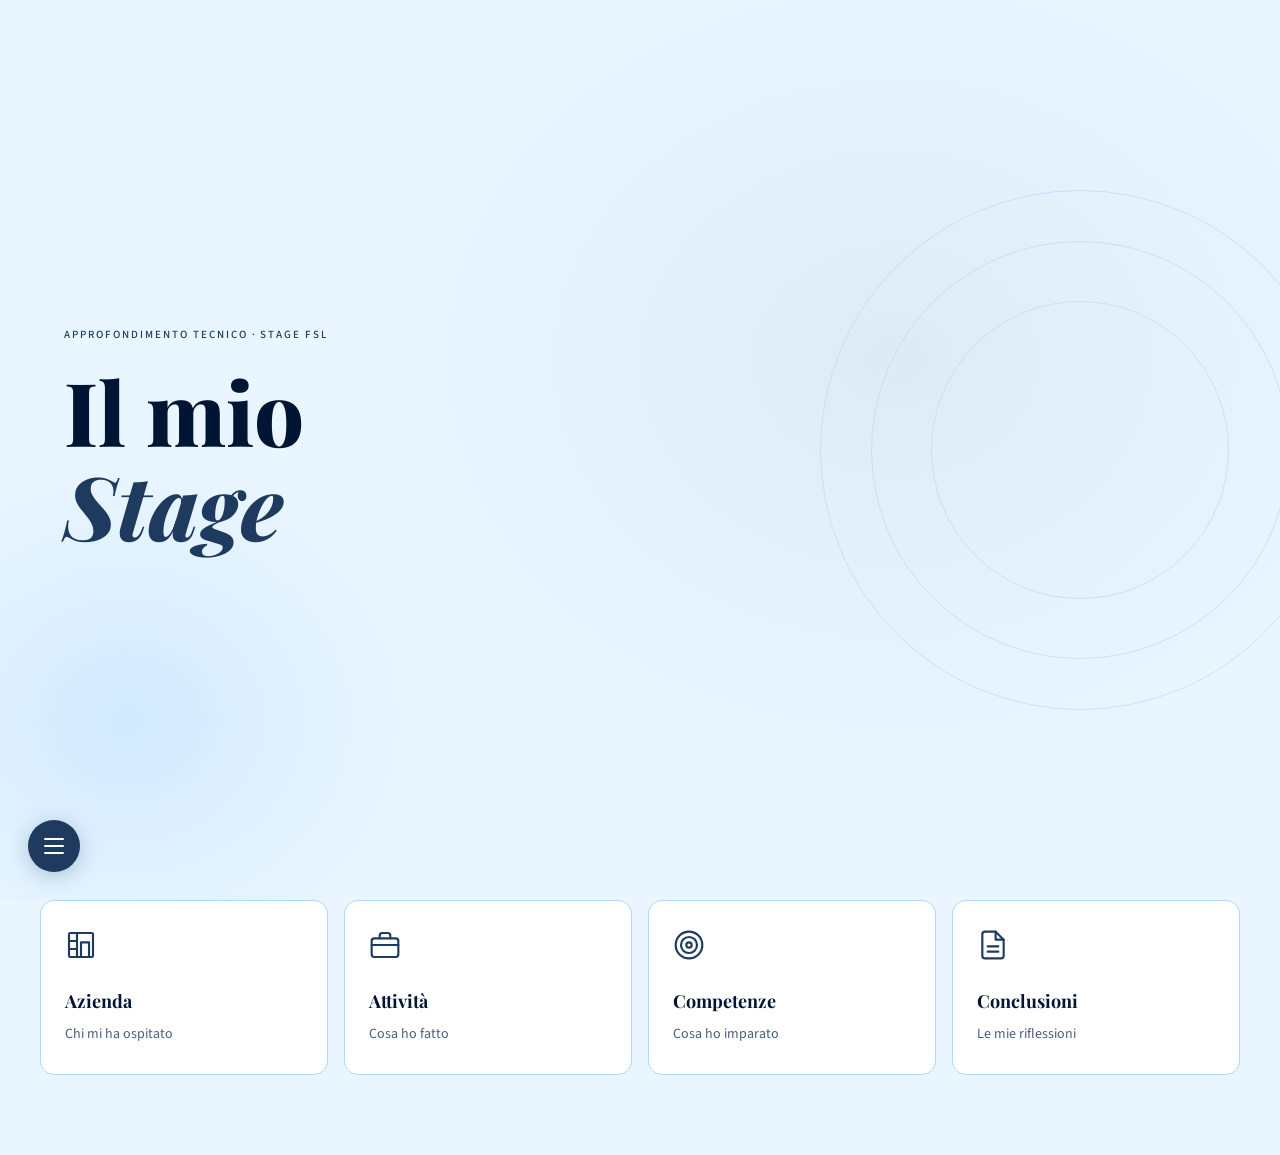
<file: index.html>
<!DOCTYPE html>
<html lang="it">
<head>
  <meta charset="UTF-8"/>
  <meta name="viewport" content="width=device-width, initial-scale=1.0"/>
  <title>Stage FSL — Home</title>
  <link rel="preconnect" href="https://fonts.googleapis.com">
  <link rel="preconnect" href="https://fonts.gstatic.com" crossorigin>
  <link href="https://fonts.googleapis.com/css2?family=Playfair+Display:ital,wght@0,600;0,700;0,800;1,600&family=Source+Sans+3:ital,opsz,wght@0,9..46,300;0,9..46,400;0,9..46,500;1,9..46,300&display=swap" rel="stylesheet">
  <link rel="stylesheet" href="style.css">
</head>
<body>
<svg style="display:none" xmlns="http://www.w3.org/2000/svg">
  <symbol id="ico-home" viewBox="0 0 24 24" fill="none" stroke="currentColor" stroke-width="1.6" stroke-linecap="round" stroke-linejoin="round"><path d="M3 12L12 3l9 9"/><path d="M5 10v9a1 1 0 001 1h4v-5h4v5h4a1 1 0 001-1v-9"/></symbol>
  <symbol id="ico-building" viewBox="0 0 24 24" fill="none" stroke="currentColor" stroke-width="1.6" stroke-linecap="round" stroke-linejoin="round"><rect x="3" y="3" width="18" height="18" rx="1"/><path d="M9 3v18M3 9h6M3 15h6"/><rect x="12" y="10" width="6" height="11"/></symbol>
  <symbol id="ico-briefcase" viewBox="0 0 24 24" fill="none" stroke="currentColor" stroke-width="1.6" stroke-linecap="round" stroke-linejoin="round"><rect x="2" y="7" width="20" height="14" rx="2"/><path d="M16 7V5a2 2 0 00-2-2h-4a2 2 0 00-2 2v2"/><line x1="2" y1="12" x2="22" y2="12"/></symbol>
  <symbol id="ico-target" viewBox="0 0 24 24" fill="none" stroke="currentColor" stroke-width="1.6" stroke-linecap="round" stroke-linejoin="round"><circle cx="12" cy="12" r="10"/><circle cx="12" cy="12" r="6"/><circle cx="12" cy="12" r="2"/></symbol>
  <symbol id="ico-doc" viewBox="0 0 24 24" fill="none" stroke="currentColor" stroke-width="1.6" stroke-linecap="round" stroke-linejoin="round"><path d="M14 2H6a2 2 0 00-2 2v16a2 2 0 002 2h12a2 2 0 002-2V8z"/><polyline points="14 2 14 8 20 8"/><line x1="16" y1="13" x2="8" y2="13"/><line x1="16" y1="17" x2="8" y2="17"/></symbol>
  <symbol id="ico-wrench" viewBox="0 0 24 24" fill="none" stroke="currentColor" stroke-width="1.6" stroke-linecap="round" stroke-linejoin="round"><path d="M14.7 6.3a1 1 0 000 1.4l1.6 1.6a1 1 0 001.4 0l3.77-3.77a6 6 0 01-7.94 7.94l-6.91 6.91a2.12 2.12 0 01-3-3l6.91-6.91a6 6 0 017.94-7.94l-3.76 3.76z"/></symbol>
  <symbol id="ico-chip" viewBox="0 0 24 24" fill="none" stroke="currentColor" stroke-width="1.6" stroke-linecap="round" stroke-linejoin="round"><rect x="7" y="7" width="10" height="10" rx="1"/><path d="M9 7V4M12 7V4M15 7V4M9 20v-3M12 20v-3M15 20v-3M4 9h3M4 12h3M4 15h3M17 9h3M17 12h3M17 15h3"/></symbol>
  <symbol id="ico-search" viewBox="0 0 24 24" fill="none" stroke="currentColor" stroke-width="1.6" stroke-linecap="round" stroke-linejoin="round"><circle cx="11" cy="11" r="8"/><line x1="21" y1="21" x2="16.65" y2="16.65"/></symbol>
  <symbol id="ico-gear" viewBox="0 0 24 24" fill="none" stroke="currentColor" stroke-width="1.6" stroke-linecap="round" stroke-linejoin="round"><circle cx="12" cy="12" r="3"/><path d="M19.4 15a1.65 1.65 0 00.33 1.82l.06.06a2 2 0 010 2.83 2 2 0 01-2.83 0l-.06-.06a1.65 1.65 0 00-1.82-.33 1.65 1.65 0 00-1 1.51V21a2 2 0 01-4 0v-.09A1.65 1.65 0 009 19.4a1.65 1.65 0 00-1.82.33l-.06.06a2 2 0 01-2.83-2.83l.06-.06A1.65 1.65 0 004.68 15a1.65 1.65 0 00-1.51-1H3a2 2 0 010-4h.09A1.65 1.65 0 004.6 9a1.65 1.65 0 00-.33-1.82l-.06-.06a2 2 0 012.83-2.83l.06.06A1.65 1.65 0 009 4.68a1.65 1.65 0 001-1.51V3a2 2 0 014 0v.09a1.65 1.65 0 001 1.51 1.65 1.65 0 001.82-.33l.06-.06a2 2 0 012.83 2.83l-.06.06A1.65 1.65 0 0019.4 9a1.65 1.65 0 001.51 1H21a2 2 0 010 4h-.09a1.65 1.65 0 00-1.51 1z"/></symbol>
  <symbol id="ico-wind" viewBox="0 0 24 24" fill="none" stroke="currentColor" stroke-width="1.6" stroke-linecap="round" stroke-linejoin="round"><path d="M9.59 4.59A2 2 0 1111 8H2m10.59 11.41A2 2 0 1014 16H2m15.73-8.27A2.5 2.5 0 1119.5 12H2"/></symbol>
  <symbol id="ico-flame" viewBox="0 0 24 24" fill="none" stroke="currentColor" stroke-width="1.6" stroke-linecap="round" stroke-linejoin="round"><path d="M8.5 14.5A2.5 2.5 0 0011 17c0 1.38-1.12 2.5-2.5 2.5A4.5 4.5 0 014 15c0-2.5 1.5-4.5 3-6 .5 1.5 2 2.5 2 4zm5.5-8c0 1.5-1 3-2.5 4C9.5 9 8.5 7.5 8.5 6c0-2 1.5-4 3.5-4s3.5 2 2 4zm1.5 8c0 1.38 1.12 2.5 2.5 2.5A4.5 4.5 0 0022 15c0-2.5-1.5-4.5-3-6-.5 1.5-2 2.5-2 4z"/></symbol>
  <symbol id="ico-bulb" viewBox="0 0 24 24" fill="none" stroke="currentColor" stroke-width="1.6" stroke-linecap="round" stroke-linejoin="round"><line x1="9" y1="18" x2="15" y2="18"/><line x1="10" y1="22" x2="14" y2="22"/><path d="M15.09 14c.18-.98.65-1.74 1.41-2.5A4.65 4.65 0 0018 8 6 6 0 006 8c0 1 .23 2.23 1.5 3.5A4.61 4.61 0 018.91 14"/></symbol>
  <symbol id="ico-users" viewBox="0 0 24 24" fill="none" stroke="currentColor" stroke-width="1.6" stroke-linecap="round" stroke-linejoin="round"><path d="M17 21v-2a4 4 0 00-4-4H5a4 4 0 00-4 4v2"/><circle cx="9" cy="7" r="4"/><path d="M23 21v-2a4 4 0 00-3-3.87"/><path d="M16 3.13a4 4 0 010 7.75"/></symbol>
  <symbol id="ico-globe" viewBox="0 0 24 24" fill="none" stroke="currentColor" stroke-width="1.6" stroke-linecap="round" stroke-linejoin="round"><circle cx="12" cy="12" r="10"/><line x1="2" y1="12" x2="22" y2="12"/><path d="M12 2a15.3 15.3 0 014 10 15.3 15.3 0 01-4 10 15.3 15.3 0 01-4-10 15.3 15.3 0 014-10z"/></symbol>
  <symbol id="ico-clock" viewBox="0 0 24 24" fill="none" stroke="currentColor" stroke-width="1.6" stroke-linecap="round" stroke-linejoin="round"><circle cx="12" cy="12" r="10"/><polyline points="12 6 12 12 16 14"/></symbol>
  <symbol id="ico-chat" viewBox="0 0 24 24" fill="none" stroke="currentColor" stroke-width="1.6" stroke-linecap="round" stroke-linejoin="round"><path d="M21 15a2 2 0 01-2 2H7l-4 4V5a2 2 0 012-2h14a2 2 0 012 2z"/></symbol>
  <symbol id="ico-clipboard" viewBox="0 0 24 24" fill="none" stroke="currentColor" stroke-width="1.6" stroke-linecap="round" stroke-linejoin="round"><path d="M16 4h2a2 2 0 012 2v14a2 2 0 01-2 2H6a2 2 0 01-2-2V6a2 2 0 012-2h2"/><rect x="8" y="2" width="8" height="4" rx="1"/><line x1="9" y1="12" x2="15" y2="12"/><line x1="9" y1="16" x2="13" y2="16"/></symbol>
  <symbol id="ico-person" viewBox="0 0 24 24" fill="none" stroke="currentColor" stroke-width="1.6" stroke-linecap="round" stroke-linejoin="round"><path d="M20 21v-2a4 4 0 00-4-4H8a4 4 0 00-4 4v2"/><circle cx="12" cy="7" r="4"/></symbol>
  <symbol id="ico-star" viewBox="0 0 24 24" fill="none" stroke="currentColor" stroke-width="1.6" stroke-linecap="round" stroke-linejoin="round"><polygon points="12 2 15.09 8.26 22 9.27 17 14.14 18.18 21.02 12 17.77 5.82 21.02 7 14.14 2 9.27 8.91 8.26 12 2"/></symbol>
  <symbol id="ico-code" viewBox="0 0 24 24" fill="none" stroke="currentColor" stroke-width="1.6" stroke-linecap="round" stroke-linejoin="round"><polyline points="16 18 22 12 16 6"/><polyline points="8 6 2 12 8 18"/></symbol>
  <symbol id="ico-server" viewBox="0 0 24 24" fill="none" stroke="currentColor" stroke-width="1.6" stroke-linecap="round" stroke-linejoin="round"><rect x="2" y="2" width="20" height="8" rx="2"/><rect x="2" y="14" width="20" height="8" rx="2"/><line x1="6" y1="6" x2="6.01" y2="6"/><line x1="6" y1="18" x2="6.01" y2="18"/></symbol>
</svg>
<div class="fab-wrapper" id="fabWrapper">
  <button class="fab" id="fabBtn" aria-label="Menu principale">
    <span class="fab-bar"></span><span class="fab-bar"></span><span class="fab-bar"></span>
  </button>
</div>
<nav class="main-menu" id="mainMenu">
  <div class="main-menu-header"><span>Stage</span><button class="close-menu" id="closeMenuBtn">✕</button></div>
  <ul>
    <li><a href="index.html" class="active"><svg width="18" height="18"><use href="#ico-home"/></svg> Home</a></li>
    <li><a href="azienda.html"><svg width="18" height="18"><use href="#ico-building"/></svg> Presentazione Azienda</a></li>
    <li><a href="attivita.html"><svg width="18" height="18"><use href="#ico-briefcase"/></svg> Attività Lavorativa</a></li>
    <li><a href="competenze.html"><svg width="18" height="18"><use href="#ico-target"/></svg> Competenze</a></li>
    <li><a href="conclusioni.html"><svg width="18" height="18"><use href="#ico-doc"/></svg> Conclusioni</a></li>
  </ul>
</nav>
<div class="overlay" id="overlay"></div>
<main>
  <section class="hero">
    <div class="hero-bg"></div>
    <div class="hero-content">
      <p class="hero-label">Approfondimento Tecnico · Stage FSL</p>
      <h1 class="hero-title">Il mio<br><em>Stage</em></h1>
    </div>
    <div class="hero-ring"></div>
  </section>
  <section class="quicklinks">
    <a href="azienda.html" class="ql-card"><span class="ql-icon"><svg width="32" height="32"><use href="#ico-building"/></svg></span><h3>Azienda</h3><p>Chi mi ha ospitato</p></a>
    <a href="attivita.html" class="ql-card"><span class="ql-icon"><svg width="32" height="32"><use href="#ico-briefcase"/></svg></span><h3>Attività</h3><p>Cosa ho fatto</p></a>
    <a href="competenze.html" class="ql-card"><span class="ql-icon"><svg width="32" height="32"><use href="#ico-target"/></svg></span><h3>Competenze</h3><p>Cosa ho imparato</p></a>
    <a href="conclusioni.html" class="ql-card"><span class="ql-icon"><svg width="32" height="32"><use href="#ico-doc"/></svg></span><h3>Conclusioni</h3><p>Le mie riflessioni</p></a>
  </section>
</main>
  <script src="nav.js"></script>
</body>
</html>
</file>
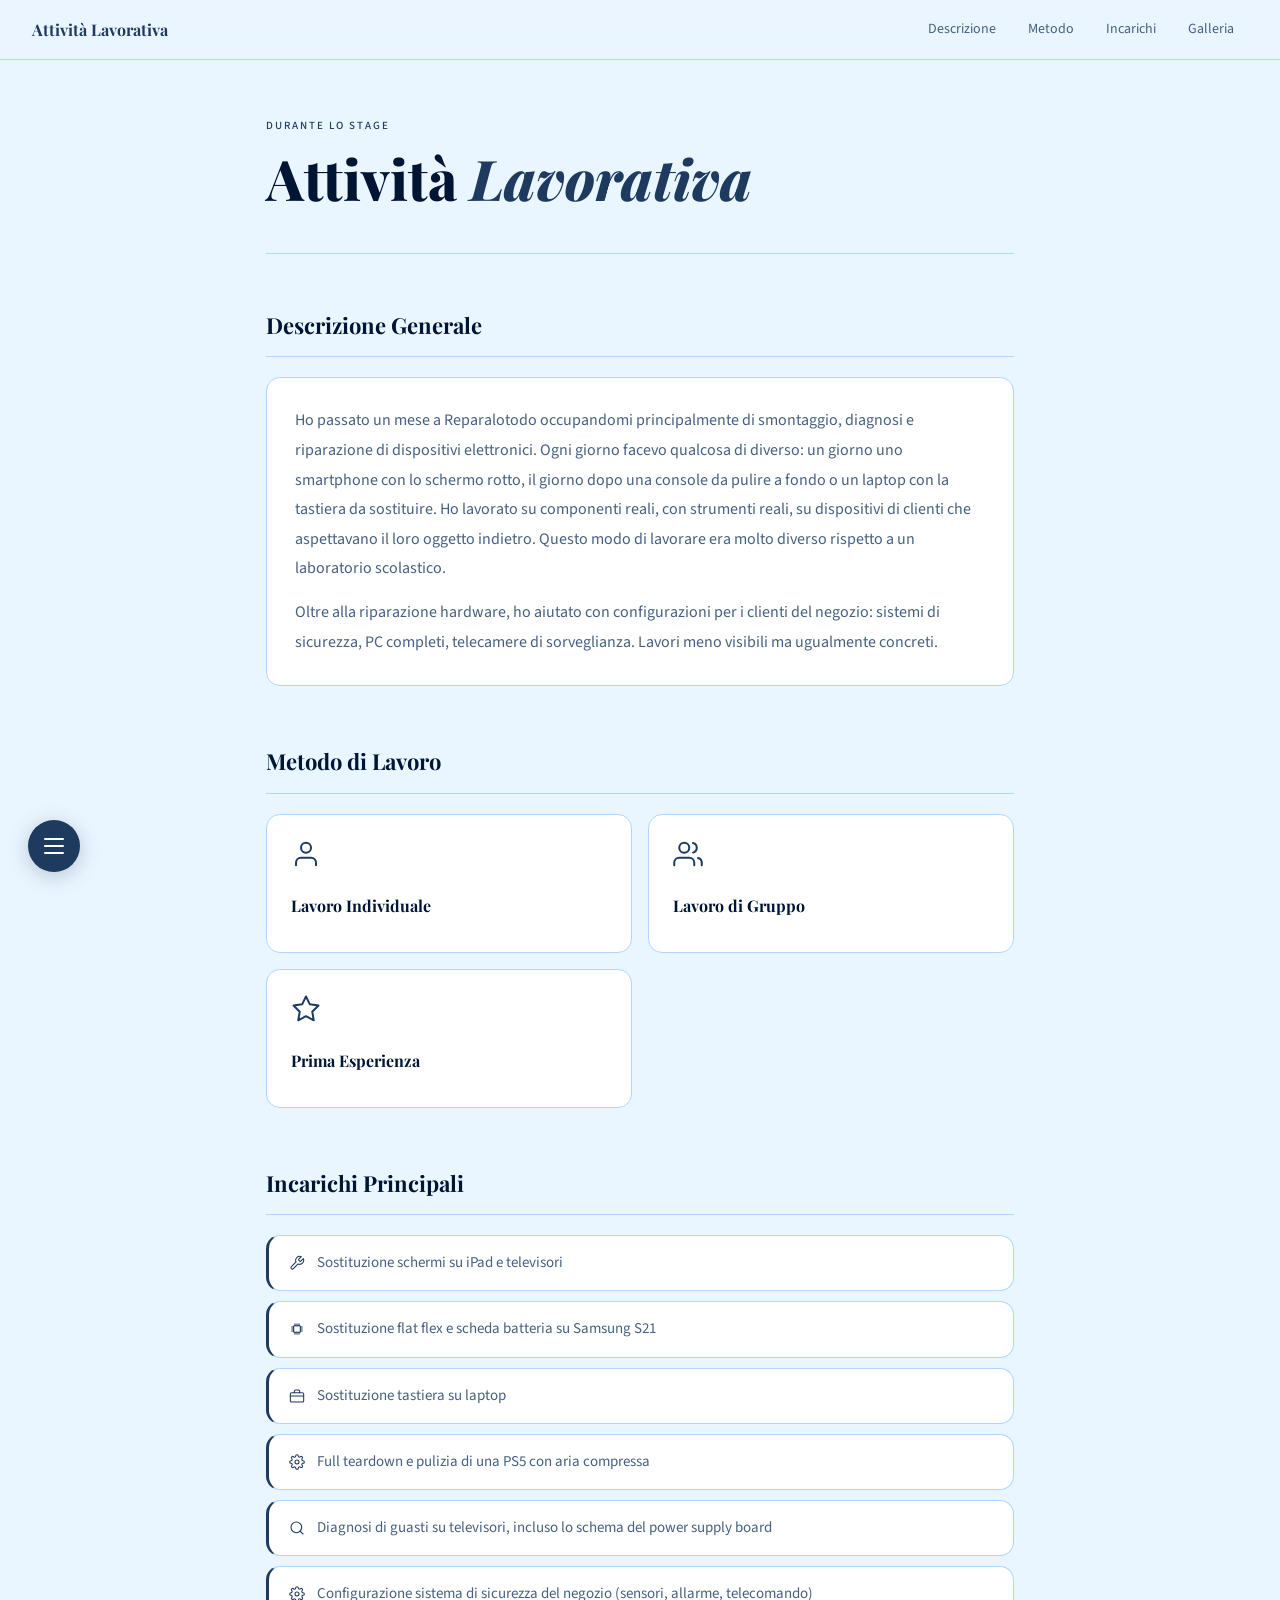
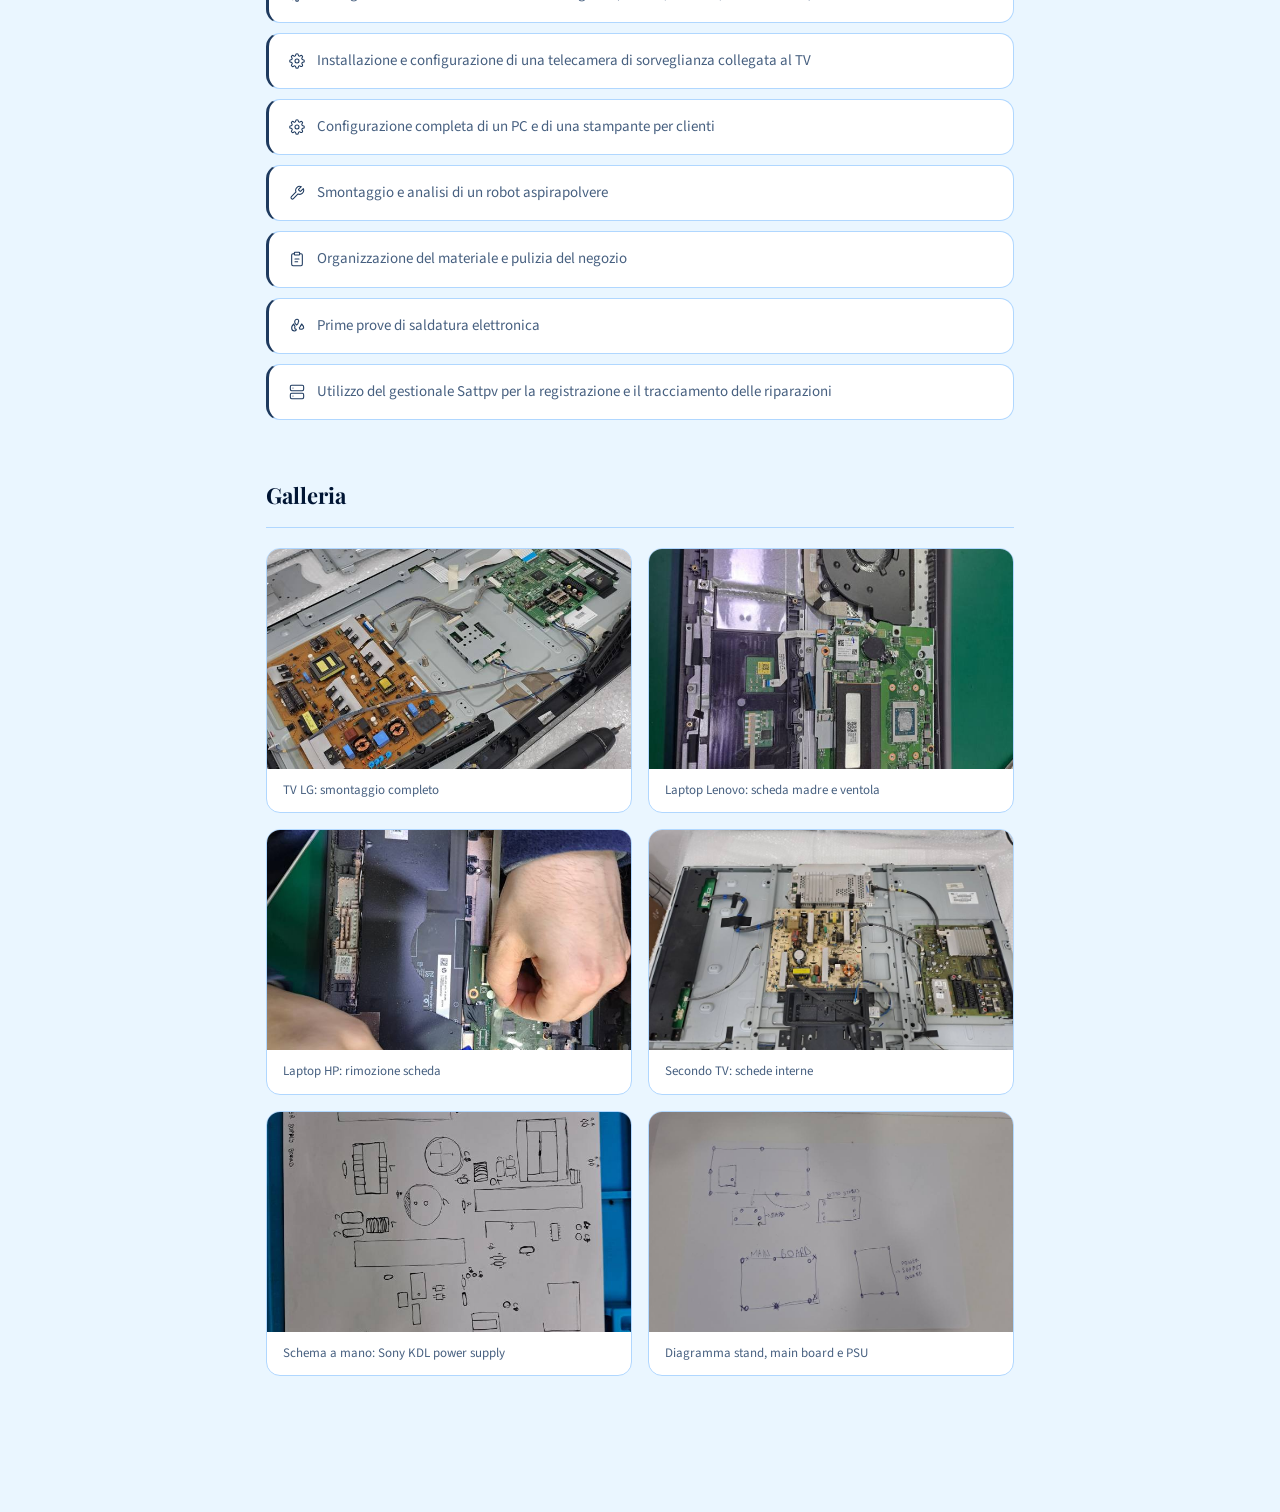
<file: attivita.html>
<!DOCTYPE html>
<html lang="it">
<head>
  <meta charset="UTF-8"/>
  <meta name="viewport" content="width=device-width, initial-scale=1.0"/>
  <title>Stage FSL — Attività Lavorativa</title>
  <link rel="preconnect" href="https://fonts.googleapis.com">
  <link rel="preconnect" href="https://fonts.gstatic.com" crossorigin>
  <link href="https://fonts.googleapis.com/css2?family=Playfair+Display:ital,wght@0,600;0,700;0,800;1,600&family=Source+Sans+3:ital,opsz,wght@0,9..46,300;0,9..46,400;0,9..46,500;1,9..46,300&display=swap" rel="stylesheet">
  <link rel="stylesheet" href="style.css">
</head>
<body>
<svg style="display:none" xmlns="http://www.w3.org/2000/svg">
  <symbol id="ico-home" viewBox="0 0 24 24" fill="none" stroke="currentColor" stroke-width="1.6" stroke-linecap="round" stroke-linejoin="round"><path d="M3 12L12 3l9 9"/><path d="M5 10v9a1 1 0 001 1h4v-5h4v5h4a1 1 0 001-1v-9"/></symbol>
  <symbol id="ico-building" viewBox="0 0 24 24" fill="none" stroke="currentColor" stroke-width="1.6" stroke-linecap="round" stroke-linejoin="round"><rect x="3" y="3" width="18" height="18" rx="1"/><path d="M9 3v18M3 9h6M3 15h6"/><rect x="12" y="10" width="6" height="11"/></symbol>
  <symbol id="ico-briefcase" viewBox="0 0 24 24" fill="none" stroke="currentColor" stroke-width="1.6" stroke-linecap="round" stroke-linejoin="round"><rect x="2" y="7" width="20" height="14" rx="2"/><path d="M16 7V5a2 2 0 00-2-2h-4a2 2 0 00-2 2v2"/><line x1="2" y1="12" x2="22" y2="12"/></symbol>
  <symbol id="ico-target" viewBox="0 0 24 24" fill="none" stroke="currentColor" stroke-width="1.6" stroke-linecap="round" stroke-linejoin="round"><circle cx="12" cy="12" r="10"/><circle cx="12" cy="12" r="6"/><circle cx="12" cy="12" r="2"/></symbol>
  <symbol id="ico-doc" viewBox="0 0 24 24" fill="none" stroke="currentColor" stroke-width="1.6" stroke-linecap="round" stroke-linejoin="round"><path d="M14 2H6a2 2 0 00-2 2v16a2 2 0 002 2h12a2 2 0 002-2V8z"/><polyline points="14 2 14 8 20 8"/><line x1="16" y1="13" x2="8" y2="13"/><line x1="16" y1="17" x2="8" y2="17"/></symbol>
  <symbol id="ico-wrench" viewBox="0 0 24 24" fill="none" stroke="currentColor" stroke-width="1.6" stroke-linecap="round" stroke-linejoin="round"><path d="M14.7 6.3a1 1 0 000 1.4l1.6 1.6a1 1 0 001.4 0l3.77-3.77a6 6 0 01-7.94 7.94l-6.91 6.91a2.12 2.12 0 01-3-3l6.91-6.91a6 6 0 017.94-7.94l-3.76 3.76z"/></symbol>
  <symbol id="ico-chip" viewBox="0 0 24 24" fill="none" stroke="currentColor" stroke-width="1.6" stroke-linecap="round" stroke-linejoin="round"><rect x="7" y="7" width="10" height="10" rx="1"/><path d="M9 7V4M12 7V4M15 7V4M9 20v-3M12 20v-3M15 20v-3M4 9h3M4 12h3M4 15h3M17 9h3M17 12h3M17 15h3"/></symbol>
  <symbol id="ico-search" viewBox="0 0 24 24" fill="none" stroke="currentColor" stroke-width="1.6" stroke-linecap="round" stroke-linejoin="round"><circle cx="11" cy="11" r="8"/><line x1="21" y1="21" x2="16.65" y2="16.65"/></symbol>
  <symbol id="ico-gear" viewBox="0 0 24 24" fill="none" stroke="currentColor" stroke-width="1.6" stroke-linecap="round" stroke-linejoin="round"><circle cx="12" cy="12" r="3"/><path d="M19.4 15a1.65 1.65 0 00.33 1.82l.06.06a2 2 0 010 2.83 2 2 0 01-2.83 0l-.06-.06a1.65 1.65 0 00-1.82-.33 1.65 1.65 0 00-1 1.51V21a2 2 0 01-4 0v-.09A1.65 1.65 0 009 19.4a1.65 1.65 0 00-1.82.33l-.06.06a2 2 0 01-2.83-2.83l.06-.06A1.65 1.65 0 004.68 15a1.65 1.65 0 00-1.51-1H3a2 2 0 010-4h.09A1.65 1.65 0 004.6 9a1.65 1.65 0 00-.33-1.82l-.06-.06a2 2 0 012.83-2.83l.06.06A1.65 1.65 0 009 4.68a1.65 1.65 0 001-1.51V3a2 2 0 014 0v.09a1.65 1.65 0 001 1.51 1.65 1.65 0 001.82-.33l.06-.06a2 2 0 012.83 2.83l-.06.06A1.65 1.65 0 0019.4 9a1.65 1.65 0 001.51 1H21a2 2 0 010 4h-.09a1.65 1.65 0 00-1.51 1z"/></symbol>
  <symbol id="ico-wind" viewBox="0 0 24 24" fill="none" stroke="currentColor" stroke-width="1.6" stroke-linecap="round" stroke-linejoin="round"><path d="M9.59 4.59A2 2 0 1111 8H2m10.59 11.41A2 2 0 1014 16H2m15.73-8.27A2.5 2.5 0 1119.5 12H2"/></symbol>
  <symbol id="ico-flame" viewBox="0 0 24 24" fill="none" stroke="currentColor" stroke-width="1.6" stroke-linecap="round" stroke-linejoin="round"><path d="M8.5 14.5A2.5 2.5 0 0011 17c0 1.38-1.12 2.5-2.5 2.5A4.5 4.5 0 014 15c0-2.5 1.5-4.5 3-6 .5 1.5 2 2.5 2 4zm5.5-8c0 1.5-1 3-2.5 4C9.5 9 8.5 7.5 8.5 6c0-2 1.5-4 3.5-4s3.5 2 2 4zm1.5 8c0 1.38 1.12 2.5 2.5 2.5A4.5 4.5 0 0022 15c0-2.5-1.5-4.5-3-6-.5 1.5-2 2.5-2 4z"/></symbol>
  <symbol id="ico-bulb" viewBox="0 0 24 24" fill="none" stroke="currentColor" stroke-width="1.6" stroke-linecap="round" stroke-linejoin="round"><line x1="9" y1="18" x2="15" y2="18"/><line x1="10" y1="22" x2="14" y2="22"/><path d="M15.09 14c.18-.98.65-1.74 1.41-2.5A4.65 4.65 0 0018 8 6 6 0 006 8c0 1 .23 2.23 1.5 3.5A4.61 4.61 0 018.91 14"/></symbol>
  <symbol id="ico-users" viewBox="0 0 24 24" fill="none" stroke="currentColor" stroke-width="1.6" stroke-linecap="round" stroke-linejoin="round"><path d="M17 21v-2a4 4 0 00-4-4H5a4 4 0 00-4 4v2"/><circle cx="9" cy="7" r="4"/><path d="M23 21v-2a4 4 0 00-3-3.87"/><path d="M16 3.13a4 4 0 010 7.75"/></symbol>
  <symbol id="ico-globe" viewBox="0 0 24 24" fill="none" stroke="currentColor" stroke-width="1.6" stroke-linecap="round" stroke-linejoin="round"><circle cx="12" cy="12" r="10"/><line x1="2" y1="12" x2="22" y2="12"/><path d="M12 2a15.3 15.3 0 014 10 15.3 15.3 0 01-4 10 15.3 15.3 0 01-4-10 15.3 15.3 0 014-10z"/></symbol>
  <symbol id="ico-clock" viewBox="0 0 24 24" fill="none" stroke="currentColor" stroke-width="1.6" stroke-linecap="round" stroke-linejoin="round"><circle cx="12" cy="12" r="10"/><polyline points="12 6 12 12 16 14"/></symbol>
  <symbol id="ico-chat" viewBox="0 0 24 24" fill="none" stroke="currentColor" stroke-width="1.6" stroke-linecap="round" stroke-linejoin="round"><path d="M21 15a2 2 0 01-2 2H7l-4 4V5a2 2 0 012-2h14a2 2 0 012 2z"/></symbol>
  <symbol id="ico-clipboard" viewBox="0 0 24 24" fill="none" stroke="currentColor" stroke-width="1.6" stroke-linecap="round" stroke-linejoin="round"><path d="M16 4h2a2 2 0 012 2v14a2 2 0 01-2 2H6a2 2 0 01-2-2V6a2 2 0 012-2h2"/><rect x="8" y="2" width="8" height="4" rx="1"/><line x1="9" y1="12" x2="15" y2="12"/><line x1="9" y1="16" x2="13" y2="16"/></symbol>
  <symbol id="ico-person" viewBox="0 0 24 24" fill="none" stroke="currentColor" stroke-width="1.6" stroke-linecap="round" stroke-linejoin="round"><path d="M20 21v-2a4 4 0 00-4-4H8a4 4 0 00-4 4v2"/><circle cx="12" cy="7" r="4"/></symbol>
  <symbol id="ico-star" viewBox="0 0 24 24" fill="none" stroke="currentColor" stroke-width="1.6" stroke-linecap="round" stroke-linejoin="round"><polygon points="12 2 15.09 8.26 22 9.27 17 14.14 18.18 21.02 12 17.77 5.82 21.02 7 14.14 2 9.27 8.91 8.26 12 2"/></symbol>
  <symbol id="ico-code" viewBox="0 0 24 24" fill="none" stroke="currentColor" stroke-width="1.6" stroke-linecap="round" stroke-linejoin="round"><polyline points="16 18 22 12 16 6"/><polyline points="8 6 2 12 8 18"/></symbol>
  <symbol id="ico-server" viewBox="0 0 24 24" fill="none" stroke="currentColor" stroke-width="1.6" stroke-linecap="round" stroke-linejoin="round"><rect x="2" y="2" width="20" height="8" rx="2"/><rect x="2" y="14" width="20" height="8" rx="2"/><line x1="6" y1="6" x2="6.01" y2="6"/><line x1="6" y1="18" x2="6.01" y2="18"/></symbol>
</svg>
<div class="fab-wrapper" id="fabWrapper">
  <button class="fab" id="fabBtn" aria-label="Menu principale">
    <span class="fab-bar"></span><span class="fab-bar"></span><span class="fab-bar"></span>
  </button>
</div>
<nav class="main-menu" id="mainMenu">
  <div class="main-menu-header"><span>Stage</span><button class="close-menu" id="closeMenuBtn">✕</button></div>
  <ul>
    <li><a href="index.html"><svg width="18" height="18"><use href="#ico-home"/></svg> Home</a></li>
    <li><a href="azienda.html"><svg width="18" height="18"><use href="#ico-building"/></svg> Presentazione Azienda</a></li>
    <li><a href="attivita.html" class="active"><svg width="18" height="18"><use href="#ico-briefcase"/></svg> Attività Lavorativa</a></li>
    <li><a href="competenze.html"><svg width="18" height="18"><use href="#ico-target"/></svg> Competenze</a></li>
    <li><a href="conclusioni.html"><svg width="18" height="18"><use href="#ico-doc"/></svg> Conclusioni</a></li>
  </ul>
</nav>
<div class="overlay" id="overlay"></div>
<header class="top-navbar">
    <span class="top-navbar-title">Attività Lavorativa</span>
    <nav class="top-navbar-links">
      <a href="#att-descrizione">Descrizione</a>
      <a href="#att-metodo">Metodo</a>
      <a href="#att-incarichi">Incarichi</a>
      <a href="#att-galleria">Galleria</a>
    </nav>
  </header>
  <main class="page-main">
    <div class="page-hero">
      <p class="page-label">Durante lo stage</p>
      <h1>Attività <em>Lavorativa</em></h1>
    </div>

    <section class="content-section" id="att-descrizione">
      <h2>Descrizione Generale</h2>
      <div class="card">
        <p>Ho passato un mese a Reparalotodo occupandomi principalmente di smontaggio, diagnosi e riparazione di dispositivi elettronici. Ogni giorno facevo qualcosa di diverso: un giorno uno smartphone con lo schermo rotto, il giorno dopo una console da pulire a fondo o un laptop con la tastiera da sostituire. Ho lavorato su componenti reali, con strumenti reali, su dispositivi di clienti che aspettavano il loro oggetto indietro. Questo modo di lavorare era molto diverso rispetto a un laboratorio scolastico.</p>
        <p style="margin-top:14px">Oltre alla riparazione hardware, ho aiutato con configurazioni per i clienti del negozio: sistemi di sicurezza, PC completi, telecamere di sorveglianza. Lavori meno visibili ma ugualmente concreti.</p>
      </div>
    </section>

    <section class="content-section" id="att-metodo">
      <h2>Metodo di Lavoro</h2>
      <div class="two-col">
        <div class="info-card">
          <span class="info-icon"><svg width="30" height="30"><use href="#ico-person"/></svg></span>
          <h4>Lavoro Individuale</h4>
        </div>
        <div class="info-card">
          <span class="info-icon"><svg width="30" height="30"><use href="#ico-users"/></svg></span>
          <h4>Lavoro di Gruppo</h4>
        </div>
        <div class="info-card">
          <span class="info-icon"><svg width="30" height="30"><use href="#ico-star"/></svg></span>
          <h4>Prima Esperienza</h4>
        </div>
      </div>
    </section>

    <section class="content-section" id="att-incarichi">
      <h2>Incarichi Principali</h2>
      <ul class="task-list">
        <li><svg width="16" height="16"><use href="#ico-wrench"/></svg> Sostituzione schermi su iPad e televisori</li>
        <li><svg width="16" height="16"><use href="#ico-chip"/></svg> Sostituzione flat flex e scheda batteria su Samsung S21</li>
        <li><svg width="16" height="16"><use href="#ico-briefcase"/></svg> Sostituzione tastiera su laptop</li>
        <li><svg width="16" height="16"><use href="#ico-gear"/></svg> Full teardown e pulizia di una PS5 con aria compressa</li>
        <li><svg width="16" height="16"><use href="#ico-search"/></svg> Diagnosi di guasti su televisori, incluso lo schema del power supply board</li>
        <li><svg width="16" height="16"><use href="#ico-gear"/></svg> Configurazione sistema di sicurezza del negozio (sensori, allarme, telecomando)</li>
        <li><svg width="16" height="16"><use href="#ico-gear"/></svg> Installazione e configurazione di una telecamera di sorveglianza collegata al TV</li>
        <li><svg width="16" height="16"><use href="#ico-gear"/></svg> Configurazione completa di un PC e di una stampante per clienti</li>
        <li><svg width="16" height="16"><use href="#ico-wrench"/></svg> Smontaggio e analisi di un robot aspirapolvere</li>
        <li><svg width="16" height="16"><use href="#ico-clipboard"/></svg> Organizzazione del materiale e pulizia del negozio</li>
        <li><svg width="16" height="16"><use href="#ico-flame"/></svg> Prime prove di saldatura elettronica</li>
        <li><svg width="16" height="16"><use href="#ico-server"/></svg> Utilizzo del gestionale Sattpv per la registrazione e il tracciamento delle riparazioni</li>
      </ul>
    </section>

    <section class="content-section" id="att-galleria">
      <h2>Galleria</h2>
      <div class="photo-grid">
        <div class="photo-card"><img src="tv_open.jpg" alt="TV LG"/><p>TV LG: smontaggio completo</p></div>
        <div class="photo-card"><img src="lenovo_open.jpg" alt="Lenovo"/><p>Laptop Lenovo: scheda madre e ventola</p></div>
        <div class="photo-card"><img src="hp_action.jpg" alt="HP"/><p>Laptop HP: rimozione scheda</p></div>
        <div class="photo-card"><img src="tv2_open.jpg" alt="TV 2"/><p>Secondo TV: schede interne</p></div>
        <div class="photo-card"><img src="schematic.jpg" alt="Schema"/><p>Schema a mano: Sony KDL power supply</p></div>
        <div class="photo-card"><img src="diagram.jpg" alt="Diagramma"/><p>Diagramma stand, main board e PSU</p></div>
      </div>
    </section>
  </main>
  <script src="nav.js"></script>
</body>
</html>
</file>
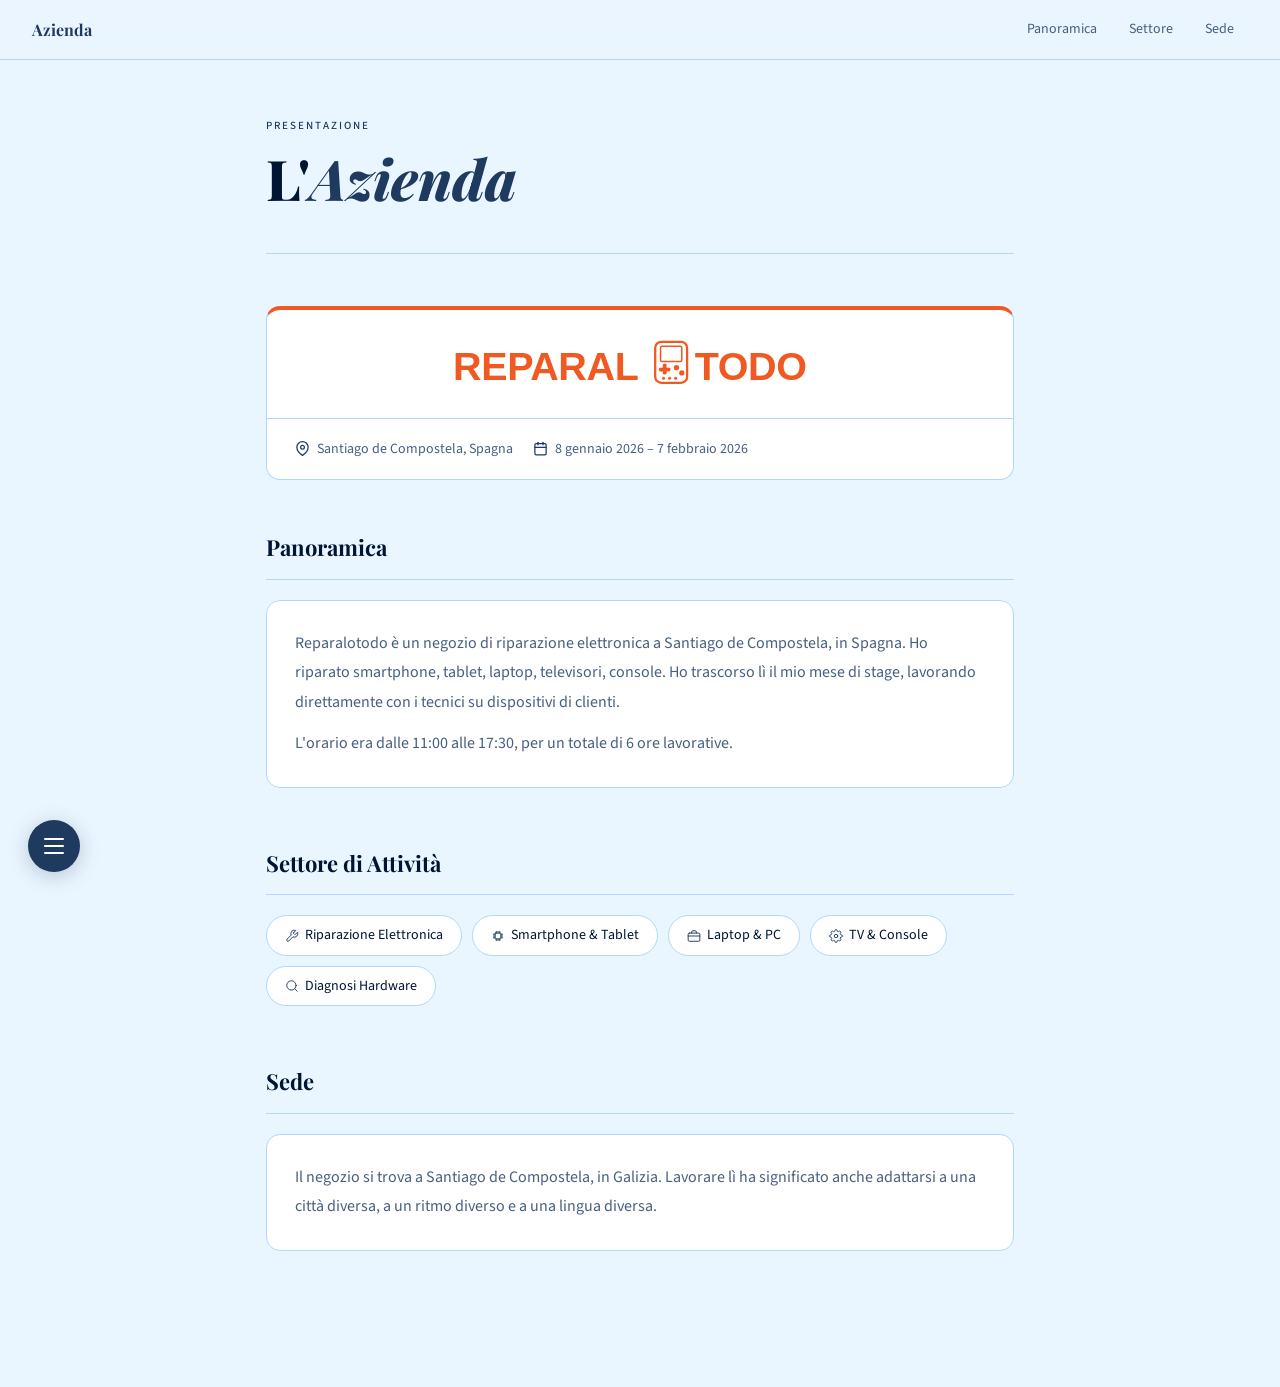
<file: azienda.html>
<!DOCTYPE html>
<html lang="it">
<head>
  <meta charset="UTF-8"/>
  <meta name="viewport" content="width=device-width, initial-scale=1.0"/>
  <title>Stage FSL — Azienda</title>
  <link rel="preconnect" href="https://fonts.googleapis.com">
  <link rel="preconnect" href="https://fonts.gstatic.com" crossorigin>
  <link href="https://fonts.googleapis.com/css2?family=Playfair+Display:ital,wght@0,600;0,700;0,800;1,600&family=Source+Sans+3:ital,opsz,wght@0,9..46,300;0,9..46,400;0,9..46,500;1,9..46,300&display=swap" rel="stylesheet">
  <link rel="stylesheet" href="style.css">
</head>
<body>
<svg style="display:none" xmlns="http://www.w3.org/2000/svg">
  <symbol id="ico-home" viewBox="0 0 24 24" fill="none" stroke="currentColor" stroke-width="1.6" stroke-linecap="round" stroke-linejoin="round"><path d="M3 12L12 3l9 9"/><path d="M5 10v9a1 1 0 001 1h4v-5h4v5h4a1 1 0 001-1v-9"/></symbol>
  <symbol id="ico-building" viewBox="0 0 24 24" fill="none" stroke="currentColor" stroke-width="1.6" stroke-linecap="round" stroke-linejoin="round"><rect x="3" y="3" width="18" height="18" rx="1"/><path d="M9 3v18M3 9h6M3 15h6"/><rect x="12" y="10" width="6" height="11"/></symbol>
  <symbol id="ico-briefcase" viewBox="0 0 24 24" fill="none" stroke="currentColor" stroke-width="1.6" stroke-linecap="round" stroke-linejoin="round"><rect x="2" y="7" width="20" height="14" rx="2"/><path d="M16 7V5a2 2 0 00-2-2h-4a2 2 0 00-2 2v2"/><line x1="2" y1="12" x2="22" y2="12"/></symbol>
  <symbol id="ico-target" viewBox="0 0 24 24" fill="none" stroke="currentColor" stroke-width="1.6" stroke-linecap="round" stroke-linejoin="round"><circle cx="12" cy="12" r="10"/><circle cx="12" cy="12" r="6"/><circle cx="12" cy="12" r="2"/></symbol>
  <symbol id="ico-doc" viewBox="0 0 24 24" fill="none" stroke="currentColor" stroke-width="1.6" stroke-linecap="round" stroke-linejoin="round"><path d="M14 2H6a2 2 0 00-2 2v16a2 2 0 002 2h12a2 2 0 002-2V8z"/><polyline points="14 2 14 8 20 8"/><line x1="16" y1="13" x2="8" y2="13"/><line x1="16" y1="17" x2="8" y2="17"/></symbol>
  <symbol id="ico-wrench" viewBox="0 0 24 24" fill="none" stroke="currentColor" stroke-width="1.6" stroke-linecap="round" stroke-linejoin="round"><path d="M14.7 6.3a1 1 0 000 1.4l1.6 1.6a1 1 0 001.4 0l3.77-3.77a6 6 0 01-7.94 7.94l-6.91 6.91a2.12 2.12 0 01-3-3l6.91-6.91a6 6 0 017.94-7.94l-3.76 3.76z"/></symbol>
  <symbol id="ico-chip" viewBox="0 0 24 24" fill="none" stroke="currentColor" stroke-width="1.6" stroke-linecap="round" stroke-linejoin="round"><rect x="7" y="7" width="10" height="10" rx="1"/><path d="M9 7V4M12 7V4M15 7V4M9 20v-3M12 20v-3M15 20v-3M4 9h3M4 12h3M4 15h3M17 9h3M17 12h3M17 15h3"/></symbol>
  <symbol id="ico-search" viewBox="0 0 24 24" fill="none" stroke="currentColor" stroke-width="1.6" stroke-linecap="round" stroke-linejoin="round"><circle cx="11" cy="11" r="8"/><line x1="21" y1="21" x2="16.65" y2="16.65"/></symbol>
  <symbol id="ico-gear" viewBox="0 0 24 24" fill="none" stroke="currentColor" stroke-width="1.6" stroke-linecap="round" stroke-linejoin="round"><circle cx="12" cy="12" r="3"/><path d="M19.4 15a1.65 1.65 0 00.33 1.82l.06.06a2 2 0 010 2.83 2 2 0 01-2.83 0l-.06-.06a1.65 1.65 0 00-1.82-.33 1.65 1.65 0 00-1 1.51V21a2 2 0 01-4 0v-.09A1.65 1.65 0 009 19.4a1.65 1.65 0 00-1.82.33l-.06.06a2 2 0 01-2.83-2.83l.06-.06A1.65 1.65 0 004.68 15a1.65 1.65 0 00-1.51-1H3a2 2 0 010-4h.09A1.65 1.65 0 004.6 9a1.65 1.65 0 00-.33-1.82l-.06-.06a2 2 0 012.83-2.83l.06.06A1.65 1.65 0 009 4.68a1.65 1.65 0 001-1.51V3a2 2 0 014 0v.09a1.65 1.65 0 001 1.51 1.65 1.65 0 001.82-.33l.06-.06a2 2 0 012.83 2.83l-.06.06A1.65 1.65 0 0019.4 9a1.65 1.65 0 001.51 1H21a2 2 0 010 4h-.09a1.65 1.65 0 00-1.51 1z"/></symbol>
  <symbol id="ico-wind" viewBox="0 0 24 24" fill="none" stroke="currentColor" stroke-width="1.6" stroke-linecap="round" stroke-linejoin="round"><path d="M9.59 4.59A2 2 0 1111 8H2m10.59 11.41A2 2 0 1014 16H2m15.73-8.27A2.5 2.5 0 1119.5 12H2"/></symbol>
  <symbol id="ico-flame" viewBox="0 0 24 24" fill="none" stroke="currentColor" stroke-width="1.6" stroke-linecap="round" stroke-linejoin="round"><path d="M8.5 14.5A2.5 2.5 0 0011 17c0 1.38-1.12 2.5-2.5 2.5A4.5 4.5 0 014 15c0-2.5 1.5-4.5 3-6 .5 1.5 2 2.5 2 4zm5.5-8c0 1.5-1 3-2.5 4C9.5 9 8.5 7.5 8.5 6c0-2 1.5-4 3.5-4s3.5 2 2 4zm1.5 8c0 1.38 1.12 2.5 2.5 2.5A4.5 4.5 0 0022 15c0-2.5-1.5-4.5-3-6-.5 1.5-2 2.5-2 4z"/></symbol>
  <symbol id="ico-bulb" viewBox="0 0 24 24" fill="none" stroke="currentColor" stroke-width="1.6" stroke-linecap="round" stroke-linejoin="round"><line x1="9" y1="18" x2="15" y2="18"/><line x1="10" y1="22" x2="14" y2="22"/><path d="M15.09 14c.18-.98.65-1.74 1.41-2.5A4.65 4.65 0 0018 8 6 6 0 006 8c0 1 .23 2.23 1.5 3.5A4.61 4.61 0 018.91 14"/></symbol>
  <symbol id="ico-users" viewBox="0 0 24 24" fill="none" stroke="currentColor" stroke-width="1.6" stroke-linecap="round" stroke-linejoin="round"><path d="M17 21v-2a4 4 0 00-4-4H5a4 4 0 00-4 4v2"/><circle cx="9" cy="7" r="4"/><path d="M23 21v-2a4 4 0 00-3-3.87"/><path d="M16 3.13a4 4 0 010 7.75"/></symbol>
  <symbol id="ico-globe" viewBox="0 0 24 24" fill="none" stroke="currentColor" stroke-width="1.6" stroke-linecap="round" stroke-linejoin="round"><circle cx="12" cy="12" r="10"/><line x1="2" y1="12" x2="22" y2="12"/><path d="M12 2a15.3 15.3 0 014 10 15.3 15.3 0 01-4 10 15.3 15.3 0 01-4-10 15.3 15.3 0 014-10z"/></symbol>
  <symbol id="ico-clock" viewBox="0 0 24 24" fill="none" stroke="currentColor" stroke-width="1.6" stroke-linecap="round" stroke-linejoin="round"><circle cx="12" cy="12" r="10"/><polyline points="12 6 12 12 16 14"/></symbol>
  <symbol id="ico-chat" viewBox="0 0 24 24" fill="none" stroke="currentColor" stroke-width="1.6" stroke-linecap="round" stroke-linejoin="round"><path d="M21 15a2 2 0 01-2 2H7l-4 4V5a2 2 0 012-2h14a2 2 0 012 2z"/></symbol>
  <symbol id="ico-clipboard" viewBox="0 0 24 24" fill="none" stroke="currentColor" stroke-width="1.6" stroke-linecap="round" stroke-linejoin="round"><path d="M16 4h2a2 2 0 012 2v14a2 2 0 01-2 2H6a2 2 0 01-2-2V6a2 2 0 012-2h2"/><rect x="8" y="2" width="8" height="4" rx="1"/><line x1="9" y1="12" x2="15" y2="12"/><line x1="9" y1="16" x2="13" y2="16"/></symbol>
  <symbol id="ico-person" viewBox="0 0 24 24" fill="none" stroke="currentColor" stroke-width="1.6" stroke-linecap="round" stroke-linejoin="round"><path d="M20 21v-2a4 4 0 00-4-4H8a4 4 0 00-4 4v2"/><circle cx="12" cy="7" r="4"/></symbol>
  <symbol id="ico-star" viewBox="0 0 24 24" fill="none" stroke="currentColor" stroke-width="1.6" stroke-linecap="round" stroke-linejoin="round"><polygon points="12 2 15.09 8.26 22 9.27 17 14.14 18.18 21.02 12 17.77 5.82 21.02 7 14.14 2 9.27 8.91 8.26 12 2"/></symbol>
  <symbol id="ico-code" viewBox="0 0 24 24" fill="none" stroke="currentColor" stroke-width="1.6" stroke-linecap="round" stroke-linejoin="round"><polyline points="16 18 22 12 16 6"/><polyline points="8 6 2 12 8 18"/></symbol>
  <symbol id="ico-server" viewBox="0 0 24 24" fill="none" stroke="currentColor" stroke-width="1.6" stroke-linecap="round" stroke-linejoin="round"><rect x="2" y="2" width="20" height="8" rx="2"/><rect x="2" y="14" width="20" height="8" rx="2"/><line x1="6" y1="6" x2="6.01" y2="6"/><line x1="6" y1="18" x2="6.01" y2="18"/></symbol>
</svg>
<div class="fab-wrapper" id="fabWrapper">
  <button class="fab" id="fabBtn" aria-label="Menu principale">
    <span class="fab-bar"></span><span class="fab-bar"></span><span class="fab-bar"></span>
  </button>
</div>
<nav class="main-menu" id="mainMenu">
  <div class="main-menu-header"><span>Stage</span><button class="close-menu" id="closeMenuBtn">✕</button></div>
  <ul>
    <li><a href="index.html"><svg width="18" height="18"><use href="#ico-home"/></svg> Home</a></li>
    <li><a href="azienda.html" class="active"><svg width="18" height="18"><use href="#ico-building"/></svg> Presentazione Azienda</a></li>
    <li><a href="attivita.html"><svg width="18" height="18"><use href="#ico-briefcase"/></svg> Attività Lavorativa</a></li>
    <li><a href="competenze.html"><svg width="18" height="18"><use href="#ico-target"/></svg> Competenze</a></li>
    <li><a href="conclusioni.html"><svg width="18" height="18"><use href="#ico-doc"/></svg> Conclusioni</a></li>
  </ul>
</nav>
<div class="overlay" id="overlay"></div>
<header class="top-navbar">
    <span class="top-navbar-title">Azienda</span>
    <nav class="top-navbar-links">
      <a href="#az-panoramica">Panoramica</a>
      <a href="#az-settore">Settore</a>
      <a href="#az-sede">Sede</a>
    </nav>
  </header>
  <main class="page-main">
    <div class="page-hero">
      <p class="page-label">Presentazione</p>
      <h1>L'<em>Azienda</em></h1>
    </div>

        <div class="company-card">
      <div class="company-card-logo">
        <svg xmlns="http://www.w3.org/2000/svg" viewBox="0 0 500 68" role="img" aria-label="Reparalotodo logo">
  <text x="4" y="55"
        font-family="'Arial Black','Arial Bold','Helvetica Neue',sans-serif"
        font-weight="900" font-size="52" fill="#F05A22" letter-spacing="-0.5">REPARAL</text>
  <g transform="translate(270, 5)">
    <rect x="0" y="0" width="42" height="54" rx="8" ry="8" fill="none" stroke="#F05A22" stroke-width="3"/>
    <rect x="7" y="6" width="28" height="20" rx="2" ry="2" fill="none" stroke="#F05A22" stroke-width="2"/>
    <rect x="5" y="34" width="15" height="5" rx="1.5" fill="#F05A22"/>
    <rect x="10" y="29" width="5" height="14" rx="1.5" fill="#F05A22"/>
    <circle cx="28" cy="34" r="3.5" fill="#F05A22"/>
    <circle cx="35" cy="41" r="3.5" fill="#F05A22"/>
    <circle cx="11" cy="48" r="2" fill="#F05A22"/>
    <circle cx="19" cy="48" r="2" fill="#F05A22"/>
    <circle cx="27" cy="48" r="2" fill="#F05A22"/>
  </g>
  <text x="322" y="55"
        font-family="'Arial Black','Arial Bold','Helvetica Neue',sans-serif"
        font-weight="900" font-size="52" fill="#F05A22" letter-spacing="-0.5">TODO</text>
</svg>
      </div>
      <div class="company-card-info">
        <div class="company-card-meta">
          <span class="company-meta-item">
            <svg width="15" height="15" viewBox="0 0 24 24" fill="none" stroke="currentColor" stroke-width="2" stroke-linecap="round" stroke-linejoin="round"><path d="M21 10c0 7-9 13-9 13s-9-6-9-13a9 9 0 0118 0z"/><circle cx="12" cy="10" r="3"/></svg>
            Santiago de Compostela, Spagna
          </span>
          <span class="company-meta-item">
            <svg width="15" height="15" viewBox="0 0 24 24" fill="none" stroke="currentColor" stroke-width="2" stroke-linecap="round" stroke-linejoin="round"><rect x="3" y="4" width="18" height="18" rx="2"/><line x1="16" y1="2" x2="16" y2="6"/><line x1="8" y1="2" x2="8" y2="6"/><line x1="3" y1="10" x2="21" y2="10"/></svg>
            8 gennaio 2026 &ndash; 7 febbraio 2026
          </span>
        </div>
      </div>
    </div>

    <section class="content-section" id="az-panoramica">
      <h2>Panoramica</h2>
      <div class="card">
        <p>Reparalotodo è un negozio di riparazione elettronica a Santiago de Compostela, in Spagna. Ho riparato smartphone, tablet, laptop, televisori, console. Ho trascorso lì il mio mese di stage, lavorando direttamente con i tecnici su dispositivi di clienti.</p>
        <p style="margin-top:12px">L'orario era dalle 11:00 alle 17:30, per un totale di 6 ore lavorative.</p>
      </div>
    </section>

    <section class="content-section" id="az-settore">
      <h2>Settore di Attività</h2>
      <div class="tag-row">
        <span class="tag"><svg width="14" height="14"><use href="#ico-wrench"/></svg> Riparazione Elettronica</span>
        <span class="tag"><svg width="14" height="14"><use href="#ico-chip"/></svg> Smartphone &amp; Tablet</span>
        <span class="tag"><svg width="14" height="14"><use href="#ico-briefcase"/></svg> Laptop &amp; PC</span>
        <span class="tag"><svg width="14" height="14"><use href="#ico-gear"/></svg> TV &amp; Console</span>
        <span class="tag"><svg width="14" height="14"><use href="#ico-search"/></svg> Diagnosi Hardware</span>
      </div>
    </section>

    <section class="content-section" id="az-sede">
      <h2>Sede</h2>
      <div class="card">
        <p>Il negozio si trova a Santiago de Compostela, in Galizia. Lavorare lì ha significato anche adattarsi a una città diversa, a un ritmo diverso e a una lingua diversa.</p>
      </div>
    </section>
  </main>
  <script src="nav.js"></script>
</body>
</html>
</file>
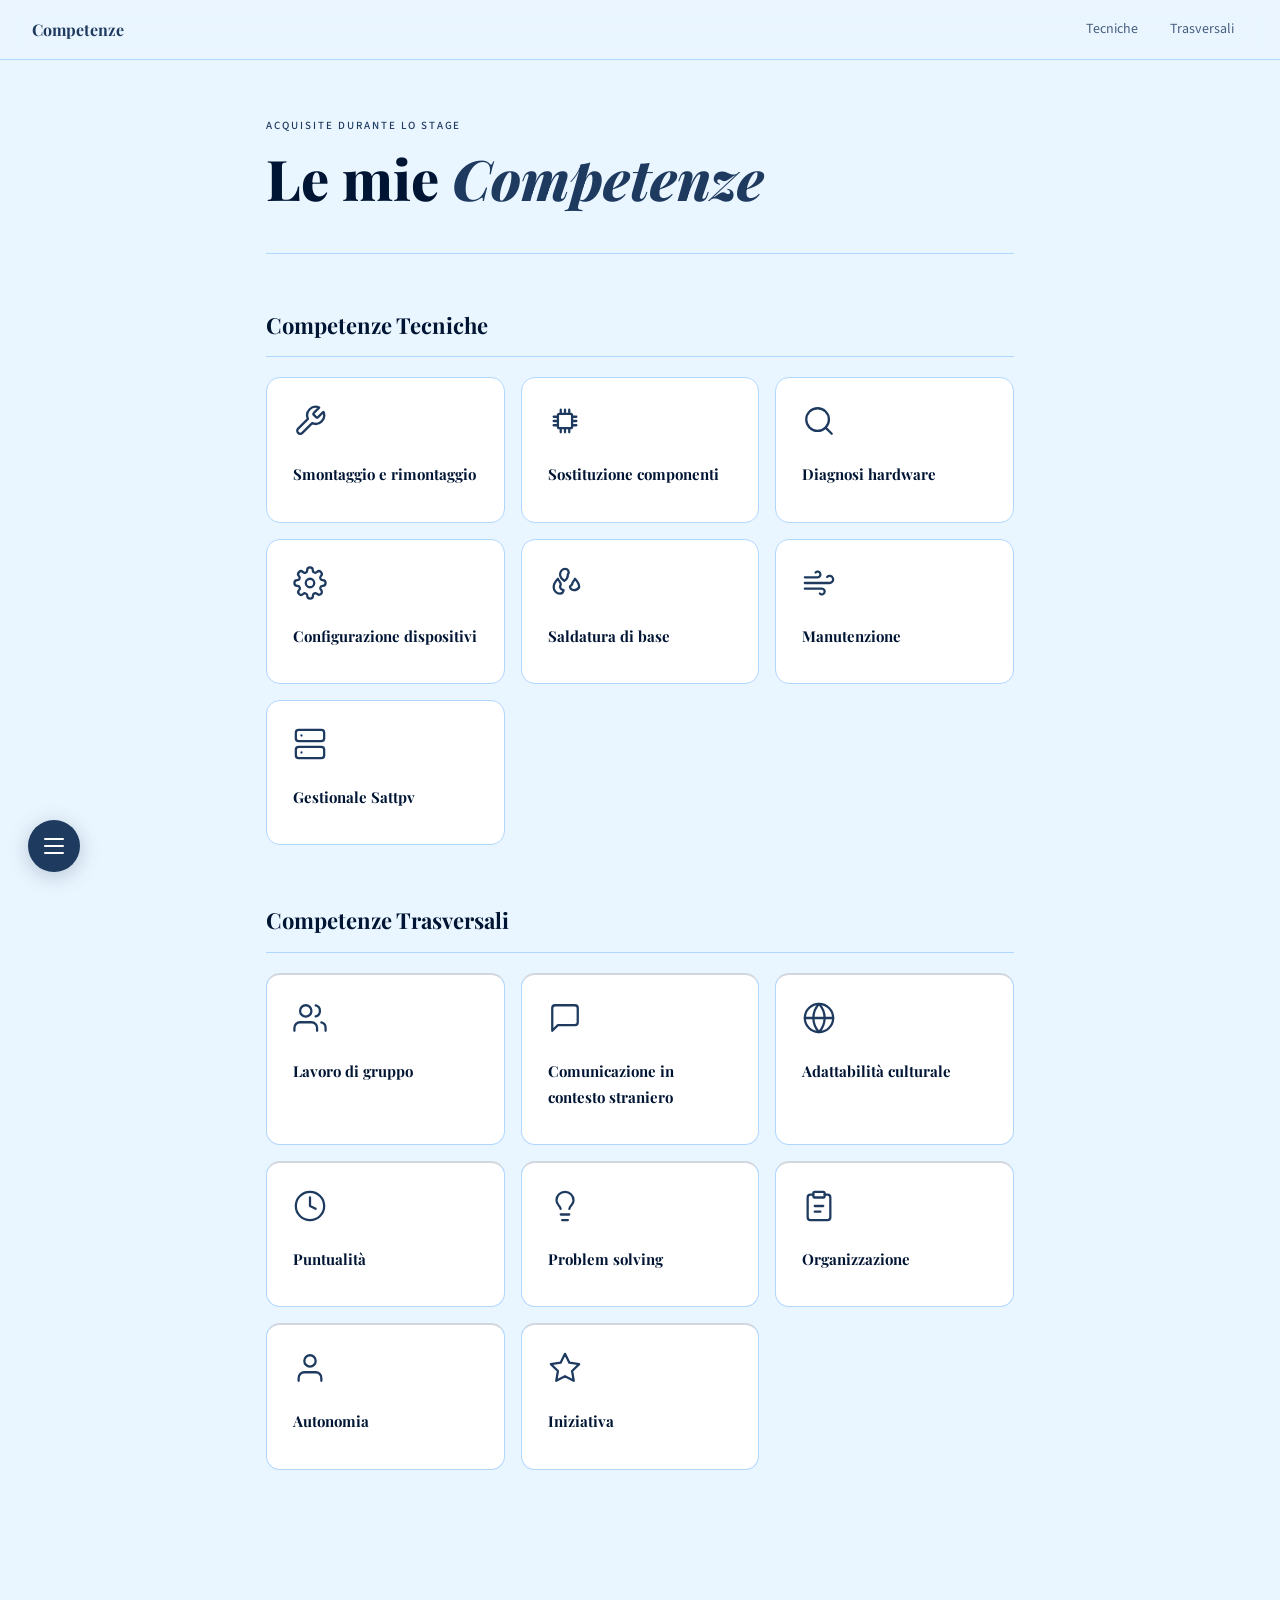
<file: competenze.html>
<!DOCTYPE html>
<html lang="it">
<head>
  <meta charset="UTF-8"/>
  <meta name="viewport" content="width=device-width, initial-scale=1.0"/>
  <title>Stage FSL — Competenze</title>
  <link rel="preconnect" href="https://fonts.googleapis.com">
  <link rel="preconnect" href="https://fonts.gstatic.com" crossorigin>
  <link href="https://fonts.googleapis.com/css2?family=Playfair+Display:ital,wght@0,600;0,700;0,800;1,600&family=Source+Sans+3:ital,opsz,wght@0,9..46,300;0,9..46,400;0,9..46,500;1,9..46,300&display=swap" rel="stylesheet">
  <link rel="stylesheet" href="style.css">
</head>
<body>
<svg style="display:none" xmlns="http://www.w3.org/2000/svg">
  <symbol id="ico-home" viewBox="0 0 24 24" fill="none" stroke="currentColor" stroke-width="1.6" stroke-linecap="round" stroke-linejoin="round"><path d="M3 12L12 3l9 9"/><path d="M5 10v9a1 1 0 001 1h4v-5h4v5h4a1 1 0 001-1v-9"/></symbol>
  <symbol id="ico-building" viewBox="0 0 24 24" fill="none" stroke="currentColor" stroke-width="1.6" stroke-linecap="round" stroke-linejoin="round"><rect x="3" y="3" width="18" height="18" rx="1"/><path d="M9 3v18M3 9h6M3 15h6"/><rect x="12" y="10" width="6" height="11"/></symbol>
  <symbol id="ico-briefcase" viewBox="0 0 24 24" fill="none" stroke="currentColor" stroke-width="1.6" stroke-linecap="round" stroke-linejoin="round"><rect x="2" y="7" width="20" height="14" rx="2"/><path d="M16 7V5a2 2 0 00-2-2h-4a2 2 0 00-2 2v2"/><line x1="2" y1="12" x2="22" y2="12"/></symbol>
  <symbol id="ico-target" viewBox="0 0 24 24" fill="none" stroke="currentColor" stroke-width="1.6" stroke-linecap="round" stroke-linejoin="round"><circle cx="12" cy="12" r="10"/><circle cx="12" cy="12" r="6"/><circle cx="12" cy="12" r="2"/></symbol>
  <symbol id="ico-doc" viewBox="0 0 24 24" fill="none" stroke="currentColor" stroke-width="1.6" stroke-linecap="round" stroke-linejoin="round"><path d="M14 2H6a2 2 0 00-2 2v16a2 2 0 002 2h12a2 2 0 002-2V8z"/><polyline points="14 2 14 8 20 8"/><line x1="16" y1="13" x2="8" y2="13"/><line x1="16" y1="17" x2="8" y2="17"/></symbol>
  <symbol id="ico-wrench" viewBox="0 0 24 24" fill="none" stroke="currentColor" stroke-width="1.6" stroke-linecap="round" stroke-linejoin="round"><path d="M14.7 6.3a1 1 0 000 1.4l1.6 1.6a1 1 0 001.4 0l3.77-3.77a6 6 0 01-7.94 7.94l-6.91 6.91a2.12 2.12 0 01-3-3l6.91-6.91a6 6 0 017.94-7.94l-3.76 3.76z"/></symbol>
  <symbol id="ico-chip" viewBox="0 0 24 24" fill="none" stroke="currentColor" stroke-width="1.6" stroke-linecap="round" stroke-linejoin="round"><rect x="7" y="7" width="10" height="10" rx="1"/><path d="M9 7V4M12 7V4M15 7V4M9 20v-3M12 20v-3M15 20v-3M4 9h3M4 12h3M4 15h3M17 9h3M17 12h3M17 15h3"/></symbol>
  <symbol id="ico-search" viewBox="0 0 24 24" fill="none" stroke="currentColor" stroke-width="1.6" stroke-linecap="round" stroke-linejoin="round"><circle cx="11" cy="11" r="8"/><line x1="21" y1="21" x2="16.65" y2="16.65"/></symbol>
  <symbol id="ico-gear" viewBox="0 0 24 24" fill="none" stroke="currentColor" stroke-width="1.6" stroke-linecap="round" stroke-linejoin="round"><circle cx="12" cy="12" r="3"/><path d="M19.4 15a1.65 1.65 0 00.33 1.82l.06.06a2 2 0 010 2.83 2 2 0 01-2.83 0l-.06-.06a1.65 1.65 0 00-1.82-.33 1.65 1.65 0 00-1 1.51V21a2 2 0 01-4 0v-.09A1.65 1.65 0 009 19.4a1.65 1.65 0 00-1.82.33l-.06.06a2 2 0 01-2.83-2.83l.06-.06A1.65 1.65 0 004.68 15a1.65 1.65 0 00-1.51-1H3a2 2 0 010-4h.09A1.65 1.65 0 004.6 9a1.65 1.65 0 00-.33-1.82l-.06-.06a2 2 0 012.83-2.83l.06.06A1.65 1.65 0 009 4.68a1.65 1.65 0 001-1.51V3a2 2 0 014 0v.09a1.65 1.65 0 001 1.51 1.65 1.65 0 001.82-.33l.06-.06a2 2 0 012.83 2.83l-.06.06A1.65 1.65 0 0019.4 9a1.65 1.65 0 001.51 1H21a2 2 0 010 4h-.09a1.65 1.65 0 00-1.51 1z"/></symbol>
  <symbol id="ico-wind" viewBox="0 0 24 24" fill="none" stroke="currentColor" stroke-width="1.6" stroke-linecap="round" stroke-linejoin="round"><path d="M9.59 4.59A2 2 0 1111 8H2m10.59 11.41A2 2 0 1014 16H2m15.73-8.27A2.5 2.5 0 1119.5 12H2"/></symbol>
  <symbol id="ico-flame" viewBox="0 0 24 24" fill="none" stroke="currentColor" stroke-width="1.6" stroke-linecap="round" stroke-linejoin="round"><path d="M8.5 14.5A2.5 2.5 0 0011 17c0 1.38-1.12 2.5-2.5 2.5A4.5 4.5 0 014 15c0-2.5 1.5-4.5 3-6 .5 1.5 2 2.5 2 4zm5.5-8c0 1.5-1 3-2.5 4C9.5 9 8.5 7.5 8.5 6c0-2 1.5-4 3.5-4s3.5 2 2 4zm1.5 8c0 1.38 1.12 2.5 2.5 2.5A4.5 4.5 0 0022 15c0-2.5-1.5-4.5-3-6-.5 1.5-2 2.5-2 4z"/></symbol>
  <symbol id="ico-bulb" viewBox="0 0 24 24" fill="none" stroke="currentColor" stroke-width="1.6" stroke-linecap="round" stroke-linejoin="round"><line x1="9" y1="18" x2="15" y2="18"/><line x1="10" y1="22" x2="14" y2="22"/><path d="M15.09 14c.18-.98.65-1.74 1.41-2.5A4.65 4.65 0 0018 8 6 6 0 006 8c0 1 .23 2.23 1.5 3.5A4.61 4.61 0 018.91 14"/></symbol>
  <symbol id="ico-users" viewBox="0 0 24 24" fill="none" stroke="currentColor" stroke-width="1.6" stroke-linecap="round" stroke-linejoin="round"><path d="M17 21v-2a4 4 0 00-4-4H5a4 4 0 00-4 4v2"/><circle cx="9" cy="7" r="4"/><path d="M23 21v-2a4 4 0 00-3-3.87"/><path d="M16 3.13a4 4 0 010 7.75"/></symbol>
  <symbol id="ico-globe" viewBox="0 0 24 24" fill="none" stroke="currentColor" stroke-width="1.6" stroke-linecap="round" stroke-linejoin="round"><circle cx="12" cy="12" r="10"/><line x1="2" y1="12" x2="22" y2="12"/><path d="M12 2a15.3 15.3 0 014 10 15.3 15.3 0 01-4 10 15.3 15.3 0 01-4-10 15.3 15.3 0 014-10z"/></symbol>
  <symbol id="ico-clock" viewBox="0 0 24 24" fill="none" stroke="currentColor" stroke-width="1.6" stroke-linecap="round" stroke-linejoin="round"><circle cx="12" cy="12" r="10"/><polyline points="12 6 12 12 16 14"/></symbol>
  <symbol id="ico-chat" viewBox="0 0 24 24" fill="none" stroke="currentColor" stroke-width="1.6" stroke-linecap="round" stroke-linejoin="round"><path d="M21 15a2 2 0 01-2 2H7l-4 4V5a2 2 0 012-2h14a2 2 0 012 2z"/></symbol>
  <symbol id="ico-clipboard" viewBox="0 0 24 24" fill="none" stroke="currentColor" stroke-width="1.6" stroke-linecap="round" stroke-linejoin="round"><path d="M16 4h2a2 2 0 012 2v14a2 2 0 01-2 2H6a2 2 0 01-2-2V6a2 2 0 012-2h2"/><rect x="8" y="2" width="8" height="4" rx="1"/><line x1="9" y1="12" x2="15" y2="12"/><line x1="9" y1="16" x2="13" y2="16"/></symbol>
  <symbol id="ico-person" viewBox="0 0 24 24" fill="none" stroke="currentColor" stroke-width="1.6" stroke-linecap="round" stroke-linejoin="round"><path d="M20 21v-2a4 4 0 00-4-4H8a4 4 0 00-4 4v2"/><circle cx="12" cy="7" r="4"/></symbol>
  <symbol id="ico-star" viewBox="0 0 24 24" fill="none" stroke="currentColor" stroke-width="1.6" stroke-linecap="round" stroke-linejoin="round"><polygon points="12 2 15.09 8.26 22 9.27 17 14.14 18.18 21.02 12 17.77 5.82 21.02 7 14.14 2 9.27 8.91 8.26 12 2"/></symbol>
  <symbol id="ico-code" viewBox="0 0 24 24" fill="none" stroke="currentColor" stroke-width="1.6" stroke-linecap="round" stroke-linejoin="round"><polyline points="16 18 22 12 16 6"/><polyline points="8 6 2 12 8 18"/></symbol>
  <symbol id="ico-server" viewBox="0 0 24 24" fill="none" stroke="currentColor" stroke-width="1.6" stroke-linecap="round" stroke-linejoin="round"><rect x="2" y="2" width="20" height="8" rx="2"/><rect x="2" y="14" width="20" height="8" rx="2"/><line x1="6" y1="6" x2="6.01" y2="6"/><line x1="6" y1="18" x2="6.01" y2="18"/></symbol>
</svg>
<div class="fab-wrapper" id="fabWrapper">
  <button class="fab" id="fabBtn" aria-label="Menu principale">
    <span class="fab-bar"></span><span class="fab-bar"></span><span class="fab-bar"></span>
  </button>
</div>
<nav class="main-menu" id="mainMenu">
  <div class="main-menu-header"><span>Stage</span><button class="close-menu" id="closeMenuBtn">✕</button></div>
  <ul>
    <li><a href="index.html"><svg width="18" height="18"><use href="#ico-home"/></svg> Home</a></li>
    <li><a href="azienda.html"><svg width="18" height="18"><use href="#ico-building"/></svg> Presentazione Azienda</a></li>
    <li><a href="attivita.html"><svg width="18" height="18"><use href="#ico-briefcase"/></svg> Attività Lavorativa</a></li>
    <li><a href="competenze.html" class="active"><svg width="18" height="18"><use href="#ico-target"/></svg> Competenze</a></li>
    <li><a href="conclusioni.html"><svg width="18" height="18"><use href="#ico-doc"/></svg> Conclusioni</a></li>
  </ul>
</nav>
<div class="overlay" id="overlay"></div>
<header class="top-navbar">
    <span class="top-navbar-title">Competenze</span>
    <nav class="top-navbar-links">
      <a href="#comp-tecniche">Tecniche</a>
      <a href="#comp-trasversali">Trasversali</a>
    </nav>
  </header>
  <main class="page-main">
    <div class="page-hero">
      <p class="page-label">Acquisite durante lo stage</p>
      <h1>Le mie <em>Competenze</em></h1>
    </div>

    <section class="content-section" id="comp-tecniche">
      <h2>Competenze Tecniche</h2>
      <div class="skills-grid">
        <div class="skill-card">
          <span class="skill-icon"><svg width="34" height="34"><use href="#ico-wrench"/></svg></span>
          <h4>Smontaggio e rimontaggio</h4>
        </div>
        <div class="skill-card">
          <span class="skill-icon"><svg width="34" height="34"><use href="#ico-chip"/></svg></span>
          <h4>Sostituzione componenti</h4>
        </div>
        <div class="skill-card">
          <span class="skill-icon"><svg width="34" height="34"><use href="#ico-search"/></svg></span>
          <h4>Diagnosi hardware</h4>
        </div>
        <div class="skill-card">
          <span class="skill-icon"><svg width="34" height="34"><use href="#ico-gear"/></svg></span>
          <h4>Configurazione dispositivi</h4>
        </div>
        <div class="skill-card">
          <span class="skill-icon"><svg width="34" height="34"><use href="#ico-flame"/></svg></span>
          <h4>Saldatura di base</h4>
        </div>
        <div class="skill-card">
          <span class="skill-icon"><svg width="34" height="34"><use href="#ico-wind"/></svg></span>
          <h4>Manutenzione</h4>
        </div>
        <div class="skill-card">
          <span class="skill-icon"><svg width="34" height="34"><use href="#ico-server"/></svg></span>
          <h4>Gestionale Sattpv</h4>
        </div>
      </div>
    </section>

    <section class="content-section" id="comp-trasversali">
      <h2>Competenze Trasversali</h2>
      <div class="skills-grid">
        <div class="skill-card soft">
          <span class="skill-icon"><svg width="34" height="34"><use href="#ico-users"/></svg></span>
          <h4>Lavoro di gruppo</h4>
        </div>
        <div class="skill-card soft">
          <span class="skill-icon"><svg width="34" height="34"><use href="#ico-chat"/></svg></span>
          <h4>Comunicazione in contesto straniero</h4>
        </div>
        <div class="skill-card soft">
          <span class="skill-icon"><svg width="34" height="34"><use href="#ico-globe"/></svg></span>
          <h4>Adattabilità culturale</h4>
        </div>
        <div class="skill-card soft">
          <span class="skill-icon"><svg width="34" height="34"><use href="#ico-clock"/></svg></span>
          <h4>Puntualità</h4>
        </div>
        <div class="skill-card soft">
          <span class="skill-icon"><svg width="34" height="34"><use href="#ico-bulb"/></svg></span>
          <h4>Problem solving</h4>
        </div>
        <div class="skill-card soft">
          <span class="skill-icon"><svg width="34" height="34"><use href="#ico-clipboard"/></svg></span>
          <h4>Organizzazione</h4>
        </div>
        <div class="skill-card soft">
          <span class="skill-icon"><svg width="34" height="34"><use href="#ico-person"/></svg></span>
          <h4>Autonomia</h4>
        </div>
        <div class="skill-card soft">
          <span class="skill-icon"><svg width="34" height="34"><use href="#ico-star"/></svg></span>
          <h4>Iniziativa</h4>
        </div>
      </div>
    </section>
  </main>
  <script src="nav.js"></script>
</body>
</html>
</file>
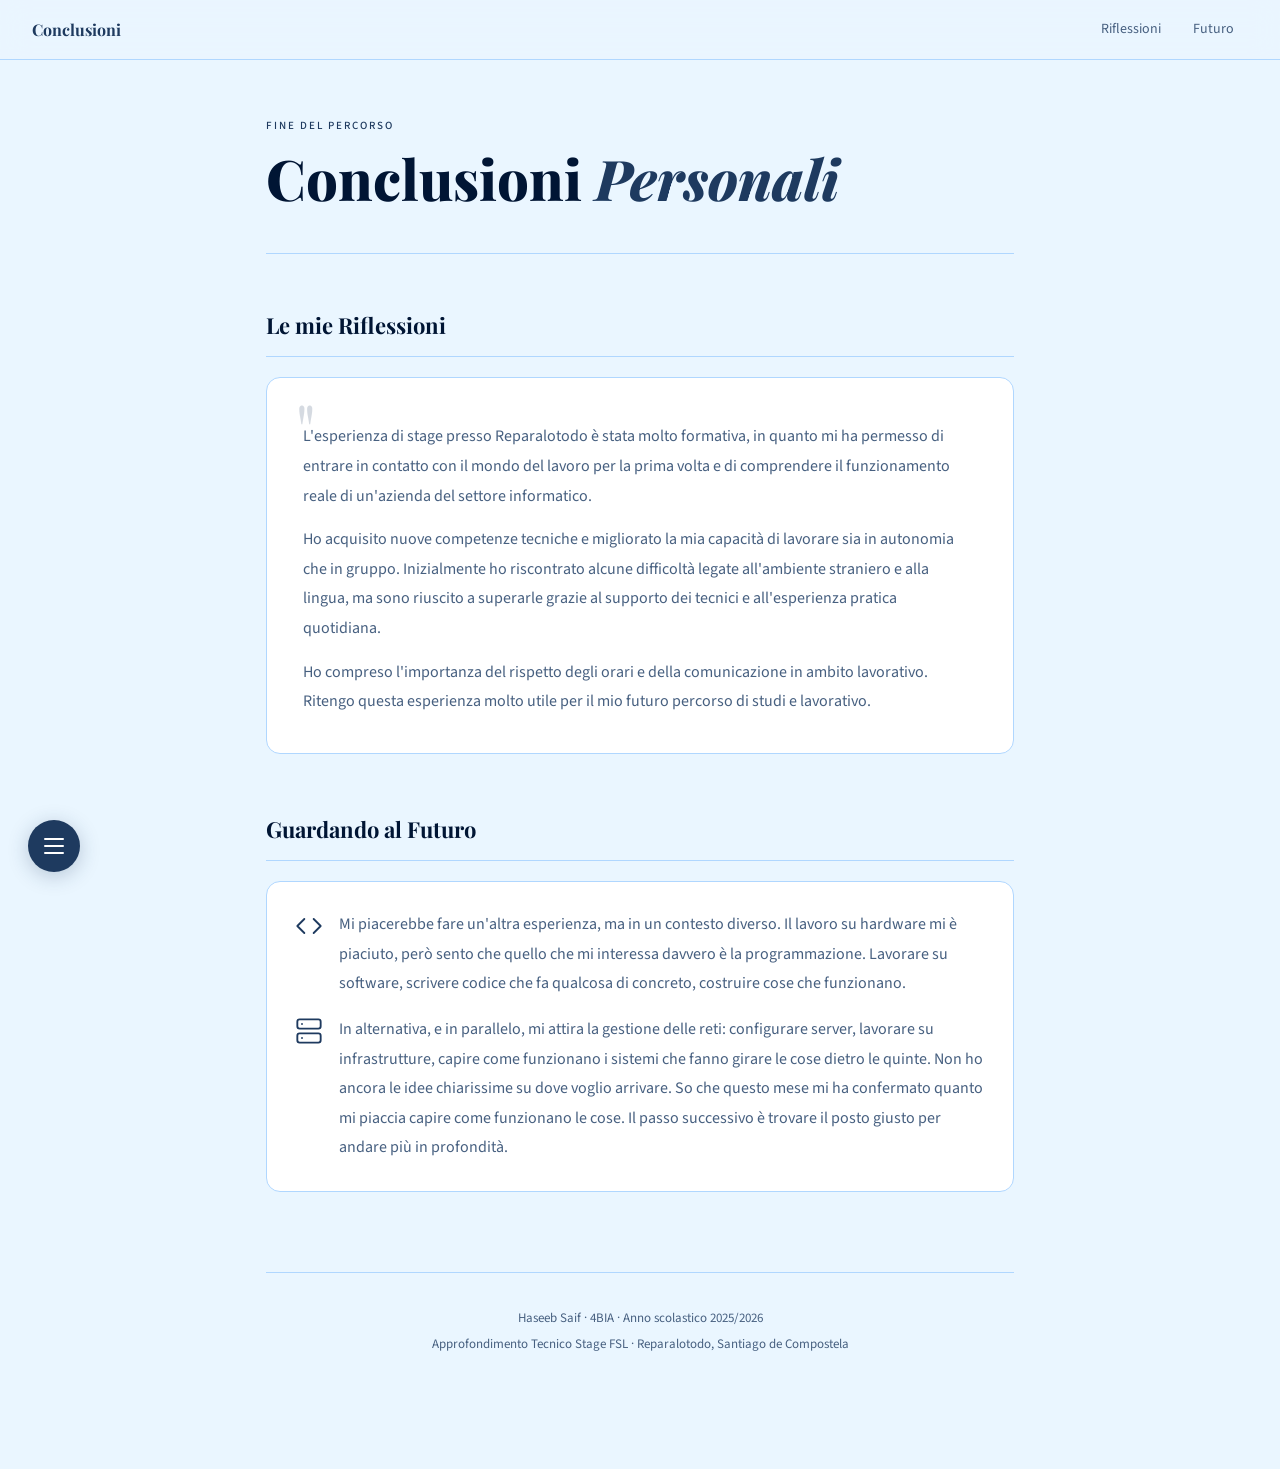
<file: conclusioni.html>
<!DOCTYPE html>
<html lang="it">
<head>
  <meta charset="UTF-8"/>
  <meta name="viewport" content="width=device-width, initial-scale=1.0"/>
  <title>Stage FSL — Conclusioni</title>
  <link rel="preconnect" href="https://fonts.googleapis.com">
  <link rel="preconnect" href="https://fonts.gstatic.com" crossorigin>
  <link href="https://fonts.googleapis.com/css2?family=Playfair+Display:ital,wght@0,600;0,700;0,800;1,600&family=Source+Sans+3:ital,opsz,wght@0,9..46,300;0,9..46,400;0,9..46,500;1,9..46,300&display=swap" rel="stylesheet">
  <link rel="stylesheet" href="style.css">
</head>
<body>
<svg style="display:none" xmlns="http://www.w3.org/2000/svg">
  <symbol id="ico-home" viewBox="0 0 24 24" fill="none" stroke="currentColor" stroke-width="1.6" stroke-linecap="round" stroke-linejoin="round"><path d="M3 12L12 3l9 9"/><path d="M5 10v9a1 1 0 001 1h4v-5h4v5h4a1 1 0 001-1v-9"/></symbol>
  <symbol id="ico-building" viewBox="0 0 24 24" fill="none" stroke="currentColor" stroke-width="1.6" stroke-linecap="round" stroke-linejoin="round"><rect x="3" y="3" width="18" height="18" rx="1"/><path d="M9 3v18M3 9h6M3 15h6"/><rect x="12" y="10" width="6" height="11"/></symbol>
  <symbol id="ico-briefcase" viewBox="0 0 24 24" fill="none" stroke="currentColor" stroke-width="1.6" stroke-linecap="round" stroke-linejoin="round"><rect x="2" y="7" width="20" height="14" rx="2"/><path d="M16 7V5a2 2 0 00-2-2h-4a2 2 0 00-2 2v2"/><line x1="2" y1="12" x2="22" y2="12"/></symbol>
  <symbol id="ico-target" viewBox="0 0 24 24" fill="none" stroke="currentColor" stroke-width="1.6" stroke-linecap="round" stroke-linejoin="round"><circle cx="12" cy="12" r="10"/><circle cx="12" cy="12" r="6"/><circle cx="12" cy="12" r="2"/></symbol>
  <symbol id="ico-doc" viewBox="0 0 24 24" fill="none" stroke="currentColor" stroke-width="1.6" stroke-linecap="round" stroke-linejoin="round"><path d="M14 2H6a2 2 0 00-2 2v16a2 2 0 002 2h12a2 2 0 002-2V8z"/><polyline points="14 2 14 8 20 8"/><line x1="16" y1="13" x2="8" y2="13"/><line x1="16" y1="17" x2="8" y2="17"/></symbol>
  <symbol id="ico-wrench" viewBox="0 0 24 24" fill="none" stroke="currentColor" stroke-width="1.6" stroke-linecap="round" stroke-linejoin="round"><path d="M14.7 6.3a1 1 0 000 1.4l1.6 1.6a1 1 0 001.4 0l3.77-3.77a6 6 0 01-7.94 7.94l-6.91 6.91a2.12 2.12 0 01-3-3l6.91-6.91a6 6 0 017.94-7.94l-3.76 3.76z"/></symbol>
  <symbol id="ico-chip" viewBox="0 0 24 24" fill="none" stroke="currentColor" stroke-width="1.6" stroke-linecap="round" stroke-linejoin="round"><rect x="7" y="7" width="10" height="10" rx="1"/><path d="M9 7V4M12 7V4M15 7V4M9 20v-3M12 20v-3M15 20v-3M4 9h3M4 12h3M4 15h3M17 9h3M17 12h3M17 15h3"/></symbol>
  <symbol id="ico-search" viewBox="0 0 24 24" fill="none" stroke="currentColor" stroke-width="1.6" stroke-linecap="round" stroke-linejoin="round"><circle cx="11" cy="11" r="8"/><line x1="21" y1="21" x2="16.65" y2="16.65"/></symbol>
  <symbol id="ico-gear" viewBox="0 0 24 24" fill="none" stroke="currentColor" stroke-width="1.6" stroke-linecap="round" stroke-linejoin="round"><circle cx="12" cy="12" r="3"/><path d="M19.4 15a1.65 1.65 0 00.33 1.82l.06.06a2 2 0 010 2.83 2 2 0 01-2.83 0l-.06-.06a1.65 1.65 0 00-1.82-.33 1.65 1.65 0 00-1 1.51V21a2 2 0 01-4 0v-.09A1.65 1.65 0 009 19.4a1.65 1.65 0 00-1.82.33l-.06.06a2 2 0 01-2.83-2.83l.06-.06A1.65 1.65 0 004.68 15a1.65 1.65 0 00-1.51-1H3a2 2 0 010-4h.09A1.65 1.65 0 004.6 9a1.65 1.65 0 00-.33-1.82l-.06-.06a2 2 0 012.83-2.83l.06.06A1.65 1.65 0 009 4.68a1.65 1.65 0 001-1.51V3a2 2 0 014 0v.09a1.65 1.65 0 001 1.51 1.65 1.65 0 001.82-.33l.06-.06a2 2 0 012.83 2.83l-.06.06A1.65 1.65 0 0019.4 9a1.65 1.65 0 001.51 1H21a2 2 0 010 4h-.09a1.65 1.65 0 00-1.51 1z"/></symbol>
  <symbol id="ico-wind" viewBox="0 0 24 24" fill="none" stroke="currentColor" stroke-width="1.6" stroke-linecap="round" stroke-linejoin="round"><path d="M9.59 4.59A2 2 0 1111 8H2m10.59 11.41A2 2 0 1014 16H2m15.73-8.27A2.5 2.5 0 1119.5 12H2"/></symbol>
  <symbol id="ico-flame" viewBox="0 0 24 24" fill="none" stroke="currentColor" stroke-width="1.6" stroke-linecap="round" stroke-linejoin="round"><path d="M8.5 14.5A2.5 2.5 0 0011 17c0 1.38-1.12 2.5-2.5 2.5A4.5 4.5 0 014 15c0-2.5 1.5-4.5 3-6 .5 1.5 2 2.5 2 4zm5.5-8c0 1.5-1 3-2.5 4C9.5 9 8.5 7.5 8.5 6c0-2 1.5-4 3.5-4s3.5 2 2 4zm1.5 8c0 1.38 1.12 2.5 2.5 2.5A4.5 4.5 0 0022 15c0-2.5-1.5-4.5-3-6-.5 1.5-2 2.5-2 4z"/></symbol>
  <symbol id="ico-bulb" viewBox="0 0 24 24" fill="none" stroke="currentColor" stroke-width="1.6" stroke-linecap="round" stroke-linejoin="round"><line x1="9" y1="18" x2="15" y2="18"/><line x1="10" y1="22" x2="14" y2="22"/><path d="M15.09 14c.18-.98.65-1.74 1.41-2.5A4.65 4.65 0 0018 8 6 6 0 006 8c0 1 .23 2.23 1.5 3.5A4.61 4.61 0 018.91 14"/></symbol>
  <symbol id="ico-users" viewBox="0 0 24 24" fill="none" stroke="currentColor" stroke-width="1.6" stroke-linecap="round" stroke-linejoin="round"><path d="M17 21v-2a4 4 0 00-4-4H5a4 4 0 00-4 4v2"/><circle cx="9" cy="7" r="4"/><path d="M23 21v-2a4 4 0 00-3-3.87"/><path d="M16 3.13a4 4 0 010 7.75"/></symbol>
  <symbol id="ico-globe" viewBox="0 0 24 24" fill="none" stroke="currentColor" stroke-width="1.6" stroke-linecap="round" stroke-linejoin="round"><circle cx="12" cy="12" r="10"/><line x1="2" y1="12" x2="22" y2="12"/><path d="M12 2a15.3 15.3 0 014 10 15.3 15.3 0 01-4 10 15.3 15.3 0 01-4-10 15.3 15.3 0 014-10z"/></symbol>
  <symbol id="ico-clock" viewBox="0 0 24 24" fill="none" stroke="currentColor" stroke-width="1.6" stroke-linecap="round" stroke-linejoin="round"><circle cx="12" cy="12" r="10"/><polyline points="12 6 12 12 16 14"/></symbol>
  <symbol id="ico-chat" viewBox="0 0 24 24" fill="none" stroke="currentColor" stroke-width="1.6" stroke-linecap="round" stroke-linejoin="round"><path d="M21 15a2 2 0 01-2 2H7l-4 4V5a2 2 0 012-2h14a2 2 0 012 2z"/></symbol>
  <symbol id="ico-clipboard" viewBox="0 0 24 24" fill="none" stroke="currentColor" stroke-width="1.6" stroke-linecap="round" stroke-linejoin="round"><path d="M16 4h2a2 2 0 012 2v14a2 2 0 01-2 2H6a2 2 0 01-2-2V6a2 2 0 012-2h2"/><rect x="8" y="2" width="8" height="4" rx="1"/><line x1="9" y1="12" x2="15" y2="12"/><line x1="9" y1="16" x2="13" y2="16"/></symbol>
  <symbol id="ico-person" viewBox="0 0 24 24" fill="none" stroke="currentColor" stroke-width="1.6" stroke-linecap="round" stroke-linejoin="round"><path d="M20 21v-2a4 4 0 00-4-4H8a4 4 0 00-4 4v2"/><circle cx="12" cy="7" r="4"/></symbol>
  <symbol id="ico-star" viewBox="0 0 24 24" fill="none" stroke="currentColor" stroke-width="1.6" stroke-linecap="round" stroke-linejoin="round"><polygon points="12 2 15.09 8.26 22 9.27 17 14.14 18.18 21.02 12 17.77 5.82 21.02 7 14.14 2 9.27 8.91 8.26 12 2"/></symbol>
  <symbol id="ico-code" viewBox="0 0 24 24" fill="none" stroke="currentColor" stroke-width="1.6" stroke-linecap="round" stroke-linejoin="round"><polyline points="16 18 22 12 16 6"/><polyline points="8 6 2 12 8 18"/></symbol>
  <symbol id="ico-server" viewBox="0 0 24 24" fill="none" stroke="currentColor" stroke-width="1.6" stroke-linecap="round" stroke-linejoin="round"><rect x="2" y="2" width="20" height="8" rx="2"/><rect x="2" y="14" width="20" height="8" rx="2"/><line x1="6" y1="6" x2="6.01" y2="6"/><line x1="6" y1="18" x2="6.01" y2="18"/></symbol>
</svg>
<div class="fab-wrapper" id="fabWrapper">
  <button class="fab" id="fabBtn" aria-label="Menu principale">
    <span class="fab-bar"></span><span class="fab-bar"></span><span class="fab-bar"></span>
  </button>
</div>
<nav class="main-menu" id="mainMenu">
  <div class="main-menu-header"><span>Stage</span><button class="close-menu" id="closeMenuBtn">✕</button></div>
  <ul>
    <li><a href="index.html"><svg width="18" height="18"><use href="#ico-home"/></svg> Home</a></li>
    <li><a href="azienda.html"><svg width="18" height="18"><use href="#ico-building"/></svg> Presentazione Azienda</a></li>
    <li><a href="attivita.html"><svg width="18" height="18"><use href="#ico-briefcase"/></svg> Attività Lavorativa</a></li>
    <li><a href="competenze.html"><svg width="18" height="18"><use href="#ico-target"/></svg> Competenze</a></li>
    <li><a href="conclusioni.html" class="active"><svg width="18" height="18"><use href="#ico-doc"/></svg> Conclusioni</a></li>
  </ul>
</nav>
<div class="overlay" id="overlay"></div>
  <header class="top-navbar">
    <span class="top-navbar-title">Conclusioni</span>
    <nav class="top-navbar-links">
      <a href="#conc-riflessioni">Riflessioni</a>
      <a href="#conc-futuro">Futuro</a>
    </nav>
  </header>
  <main class="page-main">
    <div class="page-hero">
      <p class="page-label">Fine del percorso</p>
      <h1>Conclusioni <em>Personali</em></h1>
    </div>

    <section class="content-section" id="conc-riflessioni">
      <h2>Le mie Riflessioni</h2>
      <div class="card quote-card">
        <span class="quote-mark">"</span>
        <p>L'esperienza di stage presso Reparalotodo è stata molto formativa, in quanto mi ha permesso di entrare in contatto con il mondo del lavoro per la prima volta e di comprendere il funzionamento reale di un'azienda del settore informatico.</p>
        <p style="margin-top:14px">Ho acquisito nuove competenze tecniche e migliorato la mia capacità di lavorare sia in autonomia che in gruppo. Inizialmente ho riscontrato alcune difficoltà legate all'ambiente straniero e alla lingua, ma sono riuscito a superarle grazie al supporto dei tecnici e all'esperienza pratica quotidiana.</p>
        <p style="margin-top:14px">Ho compreso l'importanza del rispetto degli orari e della comunicazione in ambito lavorativo. Ritengo questa esperienza molto utile per il mio futuro percorso di studi e lavorativo.</p>
      </div>
    </section>

    <section class="content-section" id="conc-futuro">
      <h2>Guardando al Futuro</h2>
      <div class="card" style="display:flex; flex-direction:column; gap:16px;">
        <div style="display:flex; gap:16px; align-items:flex-start;">
          <span style="color:var(--accent); flex-shrink:0; margin-top:2px;"><svg width="28" height="28"><use href="#ico-code"/></svg></span>
          <p>Mi piacerebbe fare un'altra esperienza, ma in un contesto diverso. Il lavoro su hardware mi è piaciuto, però sento che quello che mi interessa davvero è la programmazione. Lavorare su software, scrivere codice che fa qualcosa di concreto, costruire cose che funzionano.</p>
        </div>
        <div style="display:flex; gap:16px; align-items:flex-start;">
          <span style="color:var(--accent); flex-shrink:0; margin-top:2px;"><svg width="28" height="28"><use href="#ico-server"/></svg></span>
          <p>In alternativa, e in parallelo, mi attira la gestione delle reti: configurare server, lavorare su infrastrutture, capire come funzionano i sistemi che fanno girare le cose dietro le quinte. Non ho ancora le idee chiarissime su dove voglio arrivare. So che questo mese mi ha confermato quanto mi piaccia capire come funzionano le cose. Il passo successivo è trovare il posto giusto per andare più in profondità.</p>
        </div>
      </div>
    </section>

    <footer class="site-footer">
      <p>Haseeb Saif · 4BIA · Anno scolastico 2025/2026</p>
      <p>Approfondimento Tecnico Stage FSL · Reparalotodo, Santiago de Compostela</p>
    </footer>
  </main>
  <script src="nav.js"></script>
</body>
</html>
</file>
<file: style.css>
/* ═══════════════════════════════════════════
   PALETTE & RESET
═══════════════════════════════════════════ */
:root {
  --bg:        #EAF6FF;
  --surface:   #FFFFFF;
  --surface2:  #D6EEFF;
  --border:    #B0D7FF;
  --accent:    #1E3A5F;
  --accent2:   #1F406B;
  --text:      #001534;
  --muted:     #476080;
  --radius:    14px;
  --nav-h:     60px;
  --menu-w:    290px;
  --transition: 0.3s cubic-bezier(0.4,0,0.2,1);
}

*,*::before,*::after { box-sizing:border-box; margin:0; padding:0; }
html { scroll-behavior:smooth; }
body {
  background: var(--bg);
  color: var(--text);
  font-family: 'Source Sans 3', sans-serif;
  font-size: 16px;
  line-height: 1.75;
  min-height: 100vh;
  overflow-x: hidden;
}

/* ═══════════════════════════════════════════
   FAB
═══════════════════════════════════════════ */
.fab-wrapper {
  position: fixed;
  bottom: 28px;
  left: 28px;
  z-index: 1000;
}
.fab {
  width: 52px;
  height: 52px;
  border-radius: 50%;
  border: none;
  background: var(--accent);
  cursor: pointer;
  display: flex;
  flex-direction: column;
  align-items: center;
  justify-content: center;
  gap: 5px;
  box-shadow: 0 4px 20px rgba(30,58,95,.25);
  transition: transform var(--transition), box-shadow var(--transition);
}
.fab:hover {
  transform: scale(1.08);
  box-shadow: 0 6px 28px rgba(30,58,95,.4);
}
.fab.open { transform: rotate(90deg); }
.fab-bar {
  width: 20px;
  height: 2px;
  background: #fff;
  border-radius: 2px;
  display: block;
}

/* ═══════════════════════════════════════════
  SLIDE-OUT MENU
═══════════════════════════════════════════ */
.main-menu {
  position: fixed;
  left: 0; top: 0; bottom: 0;
  width: var(--menu-w);
  background: var(--surface);
  border-right: 1px solid var(--border);
  z-index: 999;
  transform: translateX(-100%);
  transition: transform var(--transition);
  padding: 24px 0;
  display: flex;
  flex-direction: column;
  box-shadow: none;
}
.main-menu.open {
  transform: translateX(0);
  box-shadow: 6px 0 32px rgba(30,58,95,.12);
}
.main-menu-header {
  display: flex;
  align-items: center;
  justify-content: space-between;
  padding: 0 24px 20px;
  border-bottom: 1px solid var(--border);
  margin-bottom: 12px;
  font-family: 'Playfair Display', serif;
  font-size: 13px;
  letter-spacing: .08em;
  text-transform: uppercase;
  color: var(--muted);
}
.close-menu {
  background: none;
  border: none;
  color: var(--muted);
  cursor: pointer;
  font-size: 18px;
  padding: 4px;
  transition: color var(--transition);
}
.close-menu:hover { color: var(--text); }
.main-menu ul { list-style: none; padding: 0 12px; }
.main-menu ul li { margin: 4px 0; }
.main-menu ul li a {
  display: flex;
  align-items: center;
  gap: 10px;
  padding: 11px 16px;
  border-radius: 10px;
  color: var(--muted);
  text-decoration: none;
  font-size: 15px;
  cursor: pointer;
  transition: background var(--transition), color var(--transition);
}
.main-menu ul li a svg { flex-shrink: 0; opacity: .7; }
.main-menu ul li a:hover,
.main-menu ul li a.active {
  background: var(--surface2);
  color: var(--accent);
}
.main-menu ul li a.active svg { opacity: 1; }

/* OVERLAY */
.overlay {
  position: fixed;
  inset: 0;
  background: rgba(0,21,52,.35);
  backdrop-filter: blur(3px);
  z-index: 998;
  opacity: 0;
  pointer-events: none;
  transition: opacity var(--transition);
}
.overlay.show { opacity: 1; pointer-events: all; }

/* ═══════════════════════════════════════════
   TOP NAVBAR
═══════════════════════════════════════════ */
.top-navbar {
  position: sticky;
  top: 0;
  z-index: 100;
  height: var(--nav-h);
  background: rgba(234,246,255,.9);
  backdrop-filter: blur(14px);
  border-bottom: 1px solid var(--border);
  display: flex;
  align-items: center;
  justify-content: space-between;
  padding: 0 32px;
  gap: 24px;
}
.top-navbar-title {
  font-family: 'Playfair Display', serif;
  font-weight: 700;
  font-size: 16px;
  color: var(--accent);
  white-space: nowrap;
}
.top-navbar-links { display: flex; gap: 4px; overflow-x: auto; }
.top-navbar-links a {
  text-decoration: none;
  color: var(--muted);
  font-size: 14px;
  padding: 6px 14px;
  border-radius: 8px;
  white-space: nowrap;
  transition: background var(--transition), color var(--transition);
  cursor: pointer;
}
.top-navbar-links a:hover {
  background: var(--surface2);
  color: var(--accent);
}

/* ═══════════════════════════════════════════
   PAGE ROUTING
═══════════════════════════════════════════ */
.page { display: none; }
.page.active { display: block; }

/* ═══════════════════════════════════════════
   HOME — HERO
═══════════════════════════════════════════ */
.hero {
  position: relative;
  min-height: 100vh;
  display: flex;
  align-items: center;
  overflow: hidden;
  padding: 80px 64px;
}
.hero-bg {
  position: absolute;
  inset: 0;
  background:
    radial-gradient(ellipse 60% 70% at 70% 40%, rgba(30,58,95,.06) 0%, transparent 70%),
    radial-gradient(ellipse 40% 50% at 10% 80%, rgba(176,215,255,.4) 0%, transparent 60%);
  pointer-events: none;
}
.hero-ring {
  position: absolute;
  right: -60px;
  top: 50%;
  transform: translateY(-50%);
  width: 520px;
  height: 520px;
  border-radius: 50%;
  border: 1px solid var(--border);
  opacity: .6;
  pointer-events: none;
}
.hero-ring::before, .hero-ring::after {
  content: '';
  position: absolute;
  border-radius: 50%;
  border: 1px solid var(--border);
}
.hero-ring::before { inset: 50px; }
.hero-ring::after  { inset: 110px; }
.hero-content { max-width: 580px; position: relative; z-index: 1; }
.hero-label {
  font-size: 11px;
  letter-spacing: .18em;
  text-transform: uppercase;
  color: var(--accent);
  margin-bottom: 20px;
  font-family: 'Source Sans 3', sans-serif;
  font-weight: 500;
}
.hero-title {
  font-family: 'Playfair Display', serif;
  font-size: clamp(3rem,7vw,5.5rem);
  font-weight: 800;
  line-height: 1.06;
  margin-bottom: 24px;
  color: var(--text);
}
.hero-title em { font-style: italic; color: var(--accent); }
.hero-sub {
  font-size: 17px;
  color: var(--muted);
  margin-bottom: 44px;
  max-width: 440px;
  font-weight: 300;
  line-height: 1.8;
}

/* BUTTONS */
.btn-primary {
  display: inline-block;
  background: var(--accent);
  color: #fff;
  font-family: 'Source Sans 3', sans-serif;
  font-weight: 500;
  font-size: 15px;
  padding: 13px 32px;
  border-radius: 100px;
  text-decoration: none;
  cursor: pointer;
  border: none;
  transition: transform var(--transition), box-shadow var(--transition), background var(--transition);
}
.btn-primary:hover {
  transform: translateY(-2px);
  box-shadow: 0 8px 24px rgba(30,58,95,.25);
  background: var(--accent2);
}
.btn-outline {
  display: inline-block;
  border: 1px solid var(--border);
  color: var(--accent);
  font-size: 14px;
  padding: 10px 22px;
  border-radius: 100px;
  text-decoration: none;
  margin-top: 16px;
  transition: border-color var(--transition), background var(--transition);
}
.btn-outline:hover { border-color: var(--accent); background: var(--surface2); }

/* QUICKLINKS */
.quicklinks {
  display: grid;
  grid-template-columns: repeat(auto-fit, minmax(200px,1fr));
  gap: 16px;
  padding: 0 40px 80px;
}
.ql-card {
  display: block;
  background: var(--surface);
  border: 1px solid var(--border);
  border-radius: var(--radius);
  padding: 28px 24px;
  cursor: pointer;
  color: var(--text);
  text-decoration: none;
  transition: border-color var(--transition), transform var(--transition), box-shadow var(--transition);
}
.ql-card:hover {
  border-color: var(--accent);
  transform: translateY(-4px);
  box-shadow: 0 10px 28px rgba(30,58,95,.1);
}
.ql-icon { display: block; margin-bottom: 16px; color: var(--accent); }
.ql-card h3 {
  font-family: 'Playfair Display', serif;
  font-size: 18px;
  font-weight: 700;
  margin-bottom: 4px;
}
.ql-card p { font-size: 14px; color: var(--muted); }

/* ═══════════════════════════════════════════
   INNER PAGE LAYOUT
═══════════════════════════════════════════ */
.page-main { max-width: 820px; margin: 0 auto; padding: 0 36px 80px; }
.page-hero {
  padding: 56px 0 44px;
  border-bottom: 1px solid var(--border);
  margin-bottom: 52px;
}
.page-label {
  font-size: 11px;
  letter-spacing: .18em;
  text-transform: uppercase;
  color: var(--accent);
  margin-bottom: 12px;
  font-family: 'Source Sans 3', sans-serif;
  font-weight: 500;
}
.page-hero h1 {
  font-family: 'Playfair Display', serif;
  font-size: clamp(2.2rem,5vw,3.5rem);
  font-weight: 800;
  line-height: 1.1;
  color: var(--text);
}
.page-hero h1 em { font-style: italic; color: var(--accent); }
.content-section {
  margin-bottom: 56px;
  scroll-margin-top: calc(var(--nav-h) + 24px);
}
.content-section h2 {
  font-family: 'Playfair Display', serif;
  font-size: 22px;
  font-weight: 700;
  margin-bottom: 20px;
  color: var(--text);
  padding-bottom: 12px;
  border-bottom: 1px solid var(--border);
}

/* CARDS */
.card {
  background: var(--surface);
  border: 1px solid var(--border);
  border-radius: var(--radius);
  padding: 28px;
}
.card p { color: var(--muted); line-height: 1.85; }
.quote-card { position: relative; padding: 44px 36px 36px; }
.quote-mark {
  position: absolute;
  top: 14px;
  left: 28px;
  font-family: 'Playfair Display', serif;
  font-size: 72px;
  color: var(--accent);
  line-height: 1;
  opacity: .18;
}

/* TWO COL */
.two-col { display: grid; grid-template-columns: 1fr 1fr; gap: 16px; }
.info-card {
  background: var(--surface);
  border: 1px solid var(--border);
  border-radius: var(--radius);
  padding: 24px;
}
.info-icon { color: var(--accent); display: block; margin-bottom: 14px; }
.info-card h4 {
  font-family: 'Playfair Display', serif;
  font-size: 16px;
  font-weight: 700;
  margin-bottom: 8px;
  color: var(--text);
}
.info-card p { font-size: 14px; color: var(--muted); }

/* TAGS */
.tag-row { display: flex; flex-wrap: wrap; gap: 10px; }
.tag {
  background: var(--surface);
  border: 1px solid var(--border);
  border-radius: 100px;
  padding: 7px 18px;
  font-size: 14px;
  color: var(--text);
  display: flex;
  align-items: center;
  gap: 6px;
  transition: border-color var(--transition), background var(--transition);
}
.tag:hover { border-color: var(--accent); background: var(--surface2); }
.tag svg { color: var(--accent); }

/* TASK LIST */
.task-list { list-style: none; display: flex; flex-direction: column; gap: 10px; }
.task-list li {
  background: var(--surface);
  border: 1px solid var(--border);
  border-left: 3px solid var(--accent);
  border-radius: var(--radius);
  padding: 14px 20px;
  color: var(--muted);
  display: flex;
  align-items: center;
  gap: 12px;
  font-size: 15px;
  transition: border-color var(--transition), background var(--transition);
}
.task-list li:hover { background: var(--surface2); border-left-color: var(--accent2); }
.task-list li svg { color: var(--accent); flex-shrink: 0; }

/* SKILLS GRID */
.skills-grid {
  display: grid;
  grid-template-columns: repeat(auto-fit, minmax(210px,1fr));
  gap: 16px;
}
.skill-card {
  background: var(--surface);
  border: 1px solid var(--border);
  border-radius: var(--radius);
  padding: 26px;
  transition: border-color var(--transition), transform var(--transition), box-shadow var(--transition);
}
.skill-card:hover {
  border-color: var(--accent);
  transform: translateY(-3px);
  box-shadow: 0 8px 24px rgba(30,58,95,.08);
}
.skill-card.soft { border-top: 2px solid rgba(30,58,95,.2); }
.skill-icon { color: var(--accent); display: block; margin-bottom: 14px; }
.skill-card h4 {
  font-family: 'Playfair Display', serif;
  font-weight: 700;
  font-size: 15px;
  margin-bottom: 8px;
  color: var(--text);
}
.skill-card p { font-size: 14px; color: var(--muted); line-height: 1.65; }

/* LOGO BOX */


/* COMPANY CARD */
.company-card {
  background: var(--surface);
  border: 1px solid var(--border);
  border-top: 4px solid #F05A22;
  border-radius: var(--radius);
  overflow: hidden;
  margin-bottom: 48px;
}
.company-card-logo {
  padding: 28px 40px;
  display: flex;
  align-items: center;
  justify-content: center;
}
.company-card-logo svg {
  width: 100%;
  max-width: 380px;
  height: auto;
}
.company-card-info {
  padding: 18px 28px;
  border-top: 1px solid var(--border);
}
.company-card-meta {
  display: flex;
  flex-wrap: wrap;
  gap: 20px;
}
.company-meta-item {
  display: flex;
  align-items: center;
  gap: 7px;
  font-size: 14px;
  color: var(--muted);
  font-weight: 400;
}
.company-meta-item svg {
  color: var(--accent);
  flex-shrink: 0;
}

.logo-box {
  background: var(--surface);
  border: 1px solid var(--border);
  border-radius: var(--radius);
  padding: 40px;
  display: flex;
  flex-direction: column;
  align-items: center;
  gap: 16px;
  text-align: center;
}
.placeholder-note {
  font-size: 13px;
  color: var(--muted);
  font-style: italic;
  border: 1px dashed var(--border);
  border-radius: 8px;
  padding: 10px 16px;
  margin-top: 8px;
}
.placeholder-note code {
  background: var(--surface2);
  padding: 2px 6px;
  border-radius: 4px;
  font-family: monospace;
  color: var(--accent);
}

/* FOOTER */
.site-footer {
  border-top: 1px solid var(--border);
  margin-top: 80px;
  padding: 32px 0;
  text-align: center;
  font-size: 13px;
  color: var(--muted);
  line-height: 2;
}





/* COMPANY CARD */
.company-card {
  background: var(--surface);
  border: 1px solid var(--border);
  border-top: 4px solid #F05A22;
  border-radius: var(--radius);
  overflow: hidden;
  margin-bottom: 48px;
}
.company-card-logo {
  padding: 28px 40px;
  display: flex;
  align-items: center;
  justify-content: center;
}
.company-card-logo svg {
  width: 100%;
  max-width: 380px;
  height: auto;
}
.company-card-info {
  padding: 18px 28px;
  border-top: 1px solid var(--border);
}
.company-card-meta {
  display: flex;
  flex-wrap: wrap;
  gap: 20px;
}
.company-meta-item {
  display: flex;
  align-items: center;
  gap: 7px;
  font-size: 14px;
  color: var(--muted);
  font-weight: 400;
}
.company-meta-item svg {
  color: var(--accent);
  flex-shrink: 0;
}

.logo-box {
  background: var(--surface);
  border: 1px solid var(--border);
  border-radius: var(--radius);
  padding: 32px;
  display: flex;
  align-items: center;
  justify-content: center;
}
.logo-box img {
  max-width: 100%;
  max-height: 160px;
  object-fit: contain;
  border-radius: 10px;
}

/* PHOTO GRID */
.photo-grid {
  display: grid;
  grid-template-columns: repeat(auto-fit, minmax(260px, 1fr));
  gap: 16px;
}
.photo-card {
  background: var(--surface);
  border: 1px solid var(--border);
  border-radius: var(--radius);
  overflow: hidden;
  transition: transform var(--transition), box-shadow var(--transition);
}
.photo-card:hover {
  transform: translateY(-4px);
  box-shadow: 0 10px 28px rgba(30,58,95,.12);
}
.photo-card img {
  width: 100%;
  height: 220px;
  object-fit: cover;
  display: block;
}
.photo-card p {
  font-size: 13px;
  color: var(--muted);
  padding: 12px 16px;
  line-height: 1.5;
}

@media (max-width:640px) {
  .two-col { grid-template-columns: 1fr; }
  .top-navbar { padding: 0 16px; }
  .top-navbar-title { font-size: 14px; }
  .top-navbar-links a { padding: 6px 10px; font-size: 13px; }
  .page-main { padding: 0 20px 60px; }
  .quicklinks { padding: 0 20px 60px; }
  .hero { padding: 60px 28px; }
}
</file>
